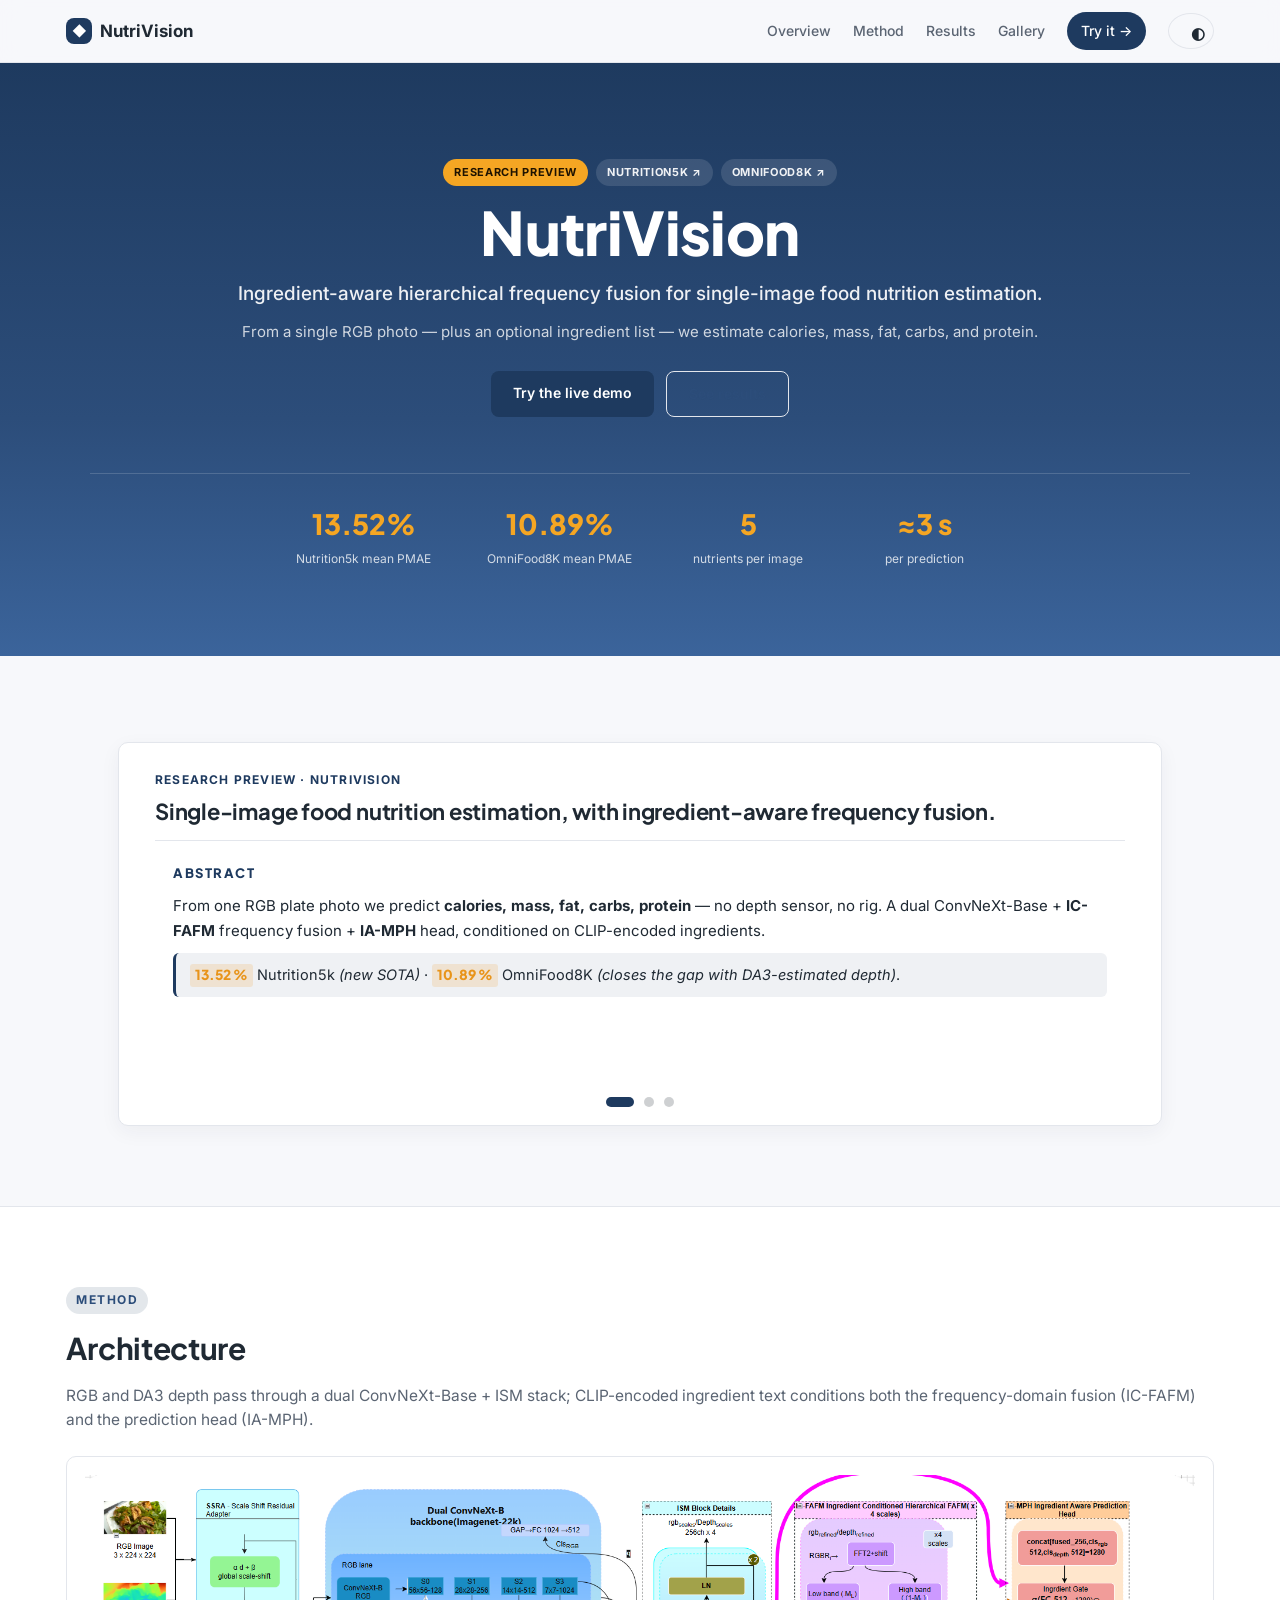
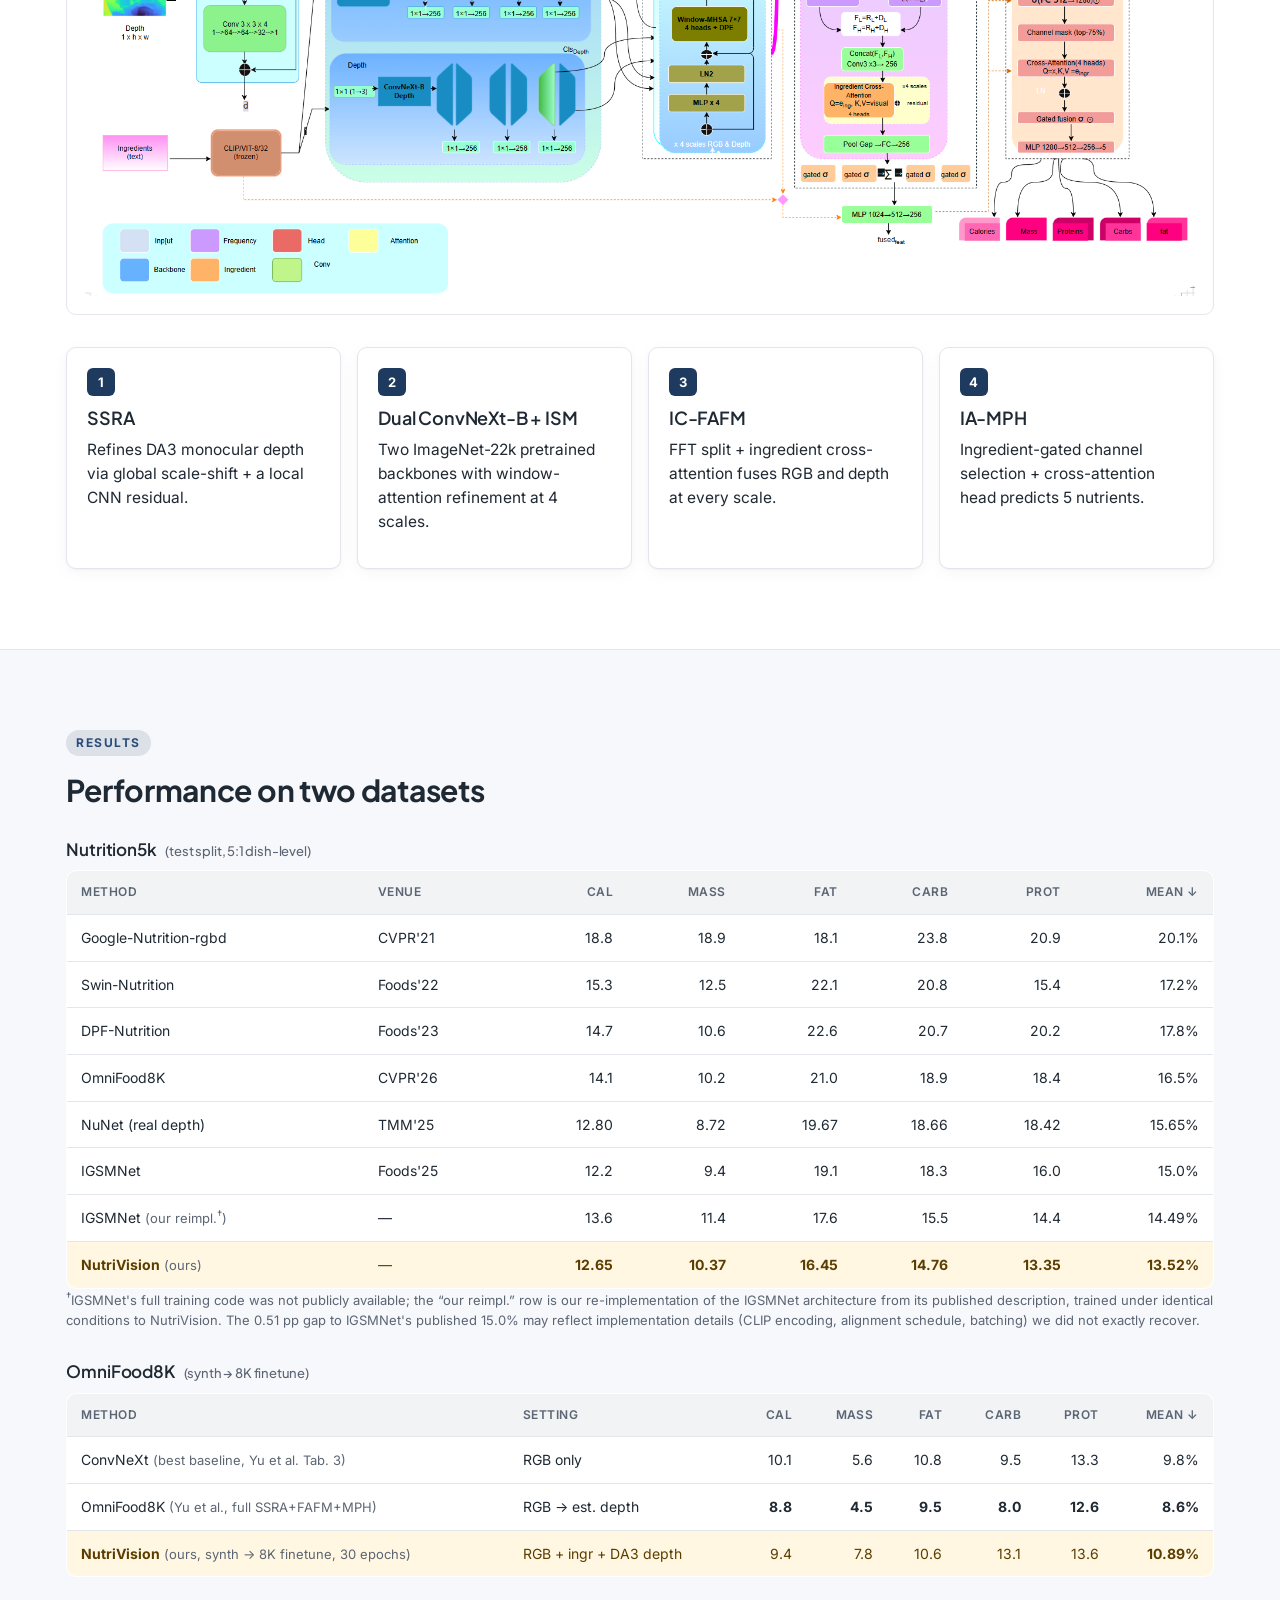
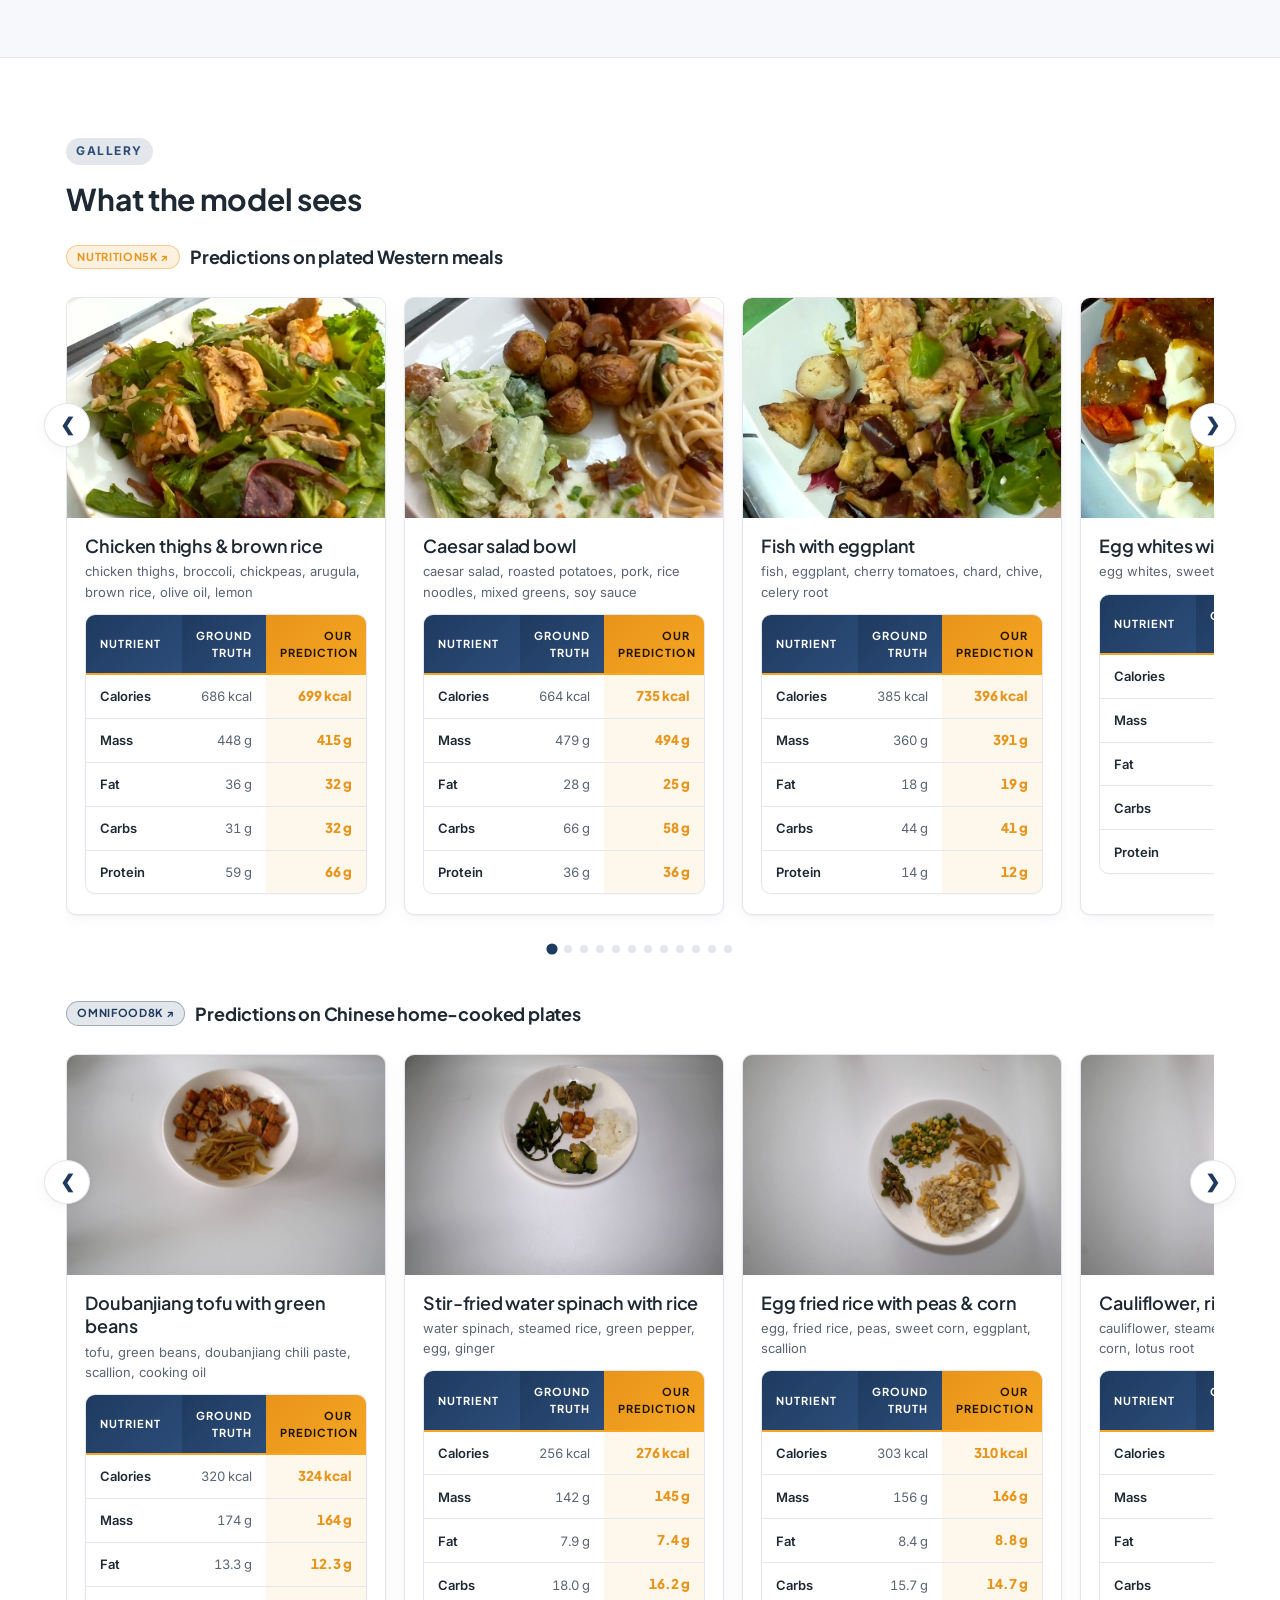
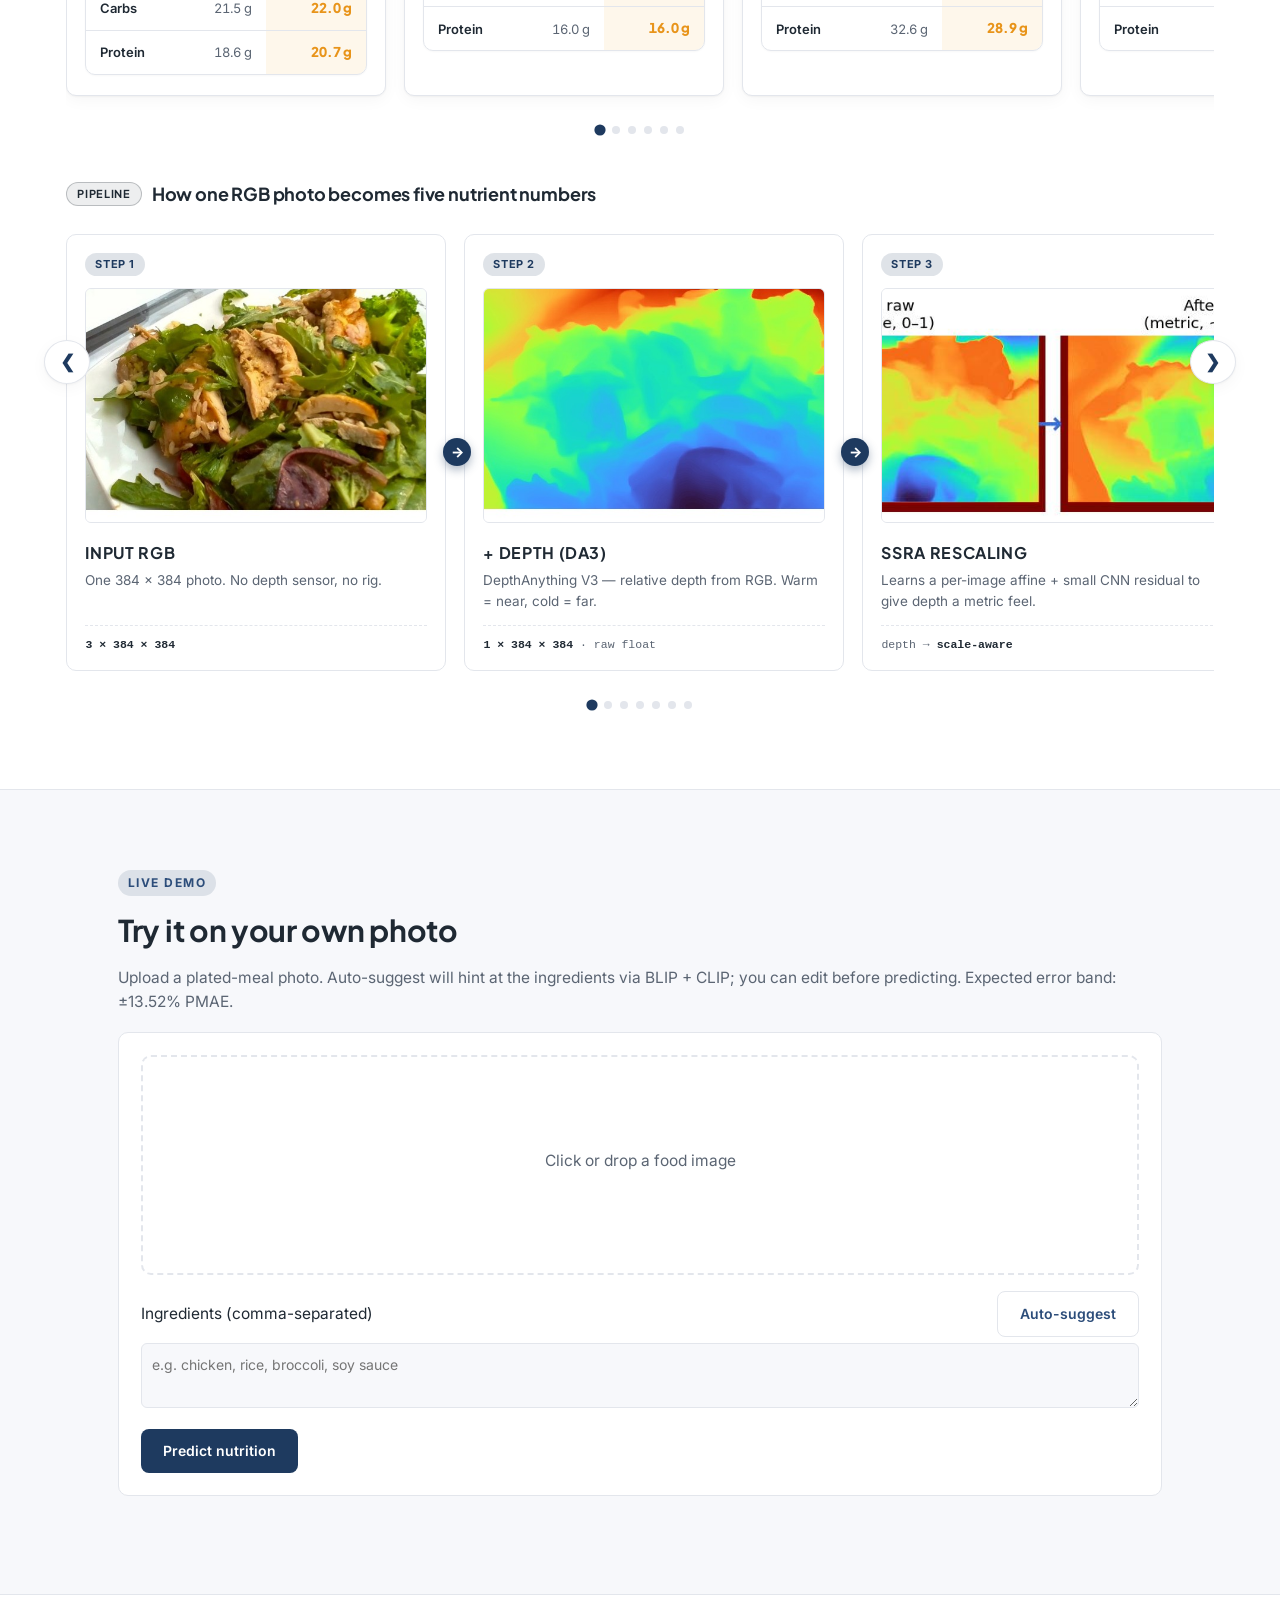
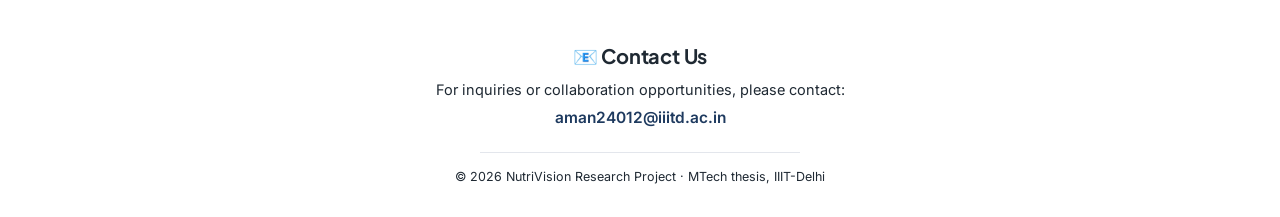
<file: index.html>
<!doctype html>
<html lang="en">
<head>
  <meta charset="utf-8">
  <title>NutriVision — Ingredient-aware nutrition estimation</title>
  <meta name="viewport" content="width=device-width, initial-scale=1">
  <meta name="description" content="Single-image food nutrition estimation with ingredient-aware hierarchical frequency fusion. 13.52 % PMAE on Nutrition5k.">
  <link rel="preconnect" href="https://fonts.googleapis.com">
  <link href="https://fonts.googleapis.com/css2?family=Inter:wght@400;500;600;700&family=Plus+Jakarta+Sans:wght@600;700;800&display=swap" rel="stylesheet">
  <link rel="stylesheet" href="style.css">
</head>
<body data-pmae="13.52" data-theme="academic">

<!-- ╔══ Configure live-demo backend here.  Leave empty to disable the demo.
     ║   Example: <body … data-api-url="https://orange-pancake-22.trycloudflare.com">
     ╚══ When set, the demo POSTs to <data-api-url>/api/predict and /api/suggest. -->

<nav class="nav">
  <div class="nav-inner">
    <a href="#" class="brand">
      <span class="logo">◆</span><span><b>NutriVision</b></span>
    </a>
    <div class="nav-links">
      <a href="#overview">Overview</a>
      <a href="#method">Method</a>
      <a href="#results">Results</a>
      <a href="#gallery">Gallery</a>
      <a href="#demo" class="cta">Try it →</a>
      <button id="theme-btn" class="theme-btn" title="Cycle theme">◐</button>
    </div>
  </div>
</nav>

<header class="hero">
  <div class="container">
    <div class="badges">
      <span class="badge accent">Research preview</span>
      <a class="badge" href="https://github.com/google-research-datasets/Nutrition5k#download-data" target="_blank" rel="noopener">Nutrition5k ↗</a>
      <a class="badge" href="https://yudongjian.github.io/OmniFood8K-food/" target="_blank" rel="noopener">OmniFood8K ↗</a>
    </div>
    <h1>NutriVision</h1>
    <p class="tag">Ingredient-aware hierarchical frequency fusion for single-image food nutrition estimation.</p>
    <p class="sub">From a single RGB photo — plus an optional ingredient list — we estimate calories, mass, fat, carbs, and protein.</p>
    <div class="cta-row">
      <a href="#demo" class="btn primary">Try the live demo</a>
      <a href="#results" class="btn ghost">See results</a>
    </div>
    <div class="hero-stats">
      <div><b>13.52%</b><span>Nutrition5k mean PMAE</span></div>
      <div><b>10.89%</b><span>OmniFood8K mean PMAE</span></div>
      <div><b>5</b><span>nutrients per image</span></div>
      <div><b>≈3 s</b><span>per prediction</span></div>
    </div>
  </div>
</header>

<section id="overview" class="section">
  <div class="container narrow">

    <article class="paper-overview compact" data-paper-slider data-interval="6000">
      <header class="po-head">
        <span class="po-tag">Research preview · NutriVision</span>
        <h2>Single-image food nutrition estimation, with ingredient-aware frequency fusion.</h2>
      </header>

      <div class="po-stage">
        <div class="po-track" data-paper-track>

          <section class="po-slide">
            <h3>Abstract</h3>
            <p>
              From one RGB plate photo we predict <b>calories, mass, fat, carbs, protein</b> — no
              depth sensor, no rig. A dual ConvNeXt-Base + <b>IC-FAFM</b> frequency fusion + <b>IA-MPH</b>
              head, conditioned on CLIP-encoded ingredients.
            </p>
            <p class="po-key">
              <span class="key-num">13.52 %</span> Nutrition5k <em>(new SOTA)</em> ·
              <span class="key-num">10.89 %</span> OmniFood8K <em>(closes the gap with DA3-estimated depth)</em>.
            </p>
          </section>

          <section class="po-slide">
            <h3>Why this is hard</h3>
            <p>From one flat photo, both unknowns must come back:</p>
            <ul class="po-bullets">
              <li><b>What</b> is on the plate &nbsp;(ingredients).</li>
              <li><b>How much</b> of it &nbsp;(3-D volume × density).</li>
            </ul>
            <p class="po-key">
              Geometry returns via <em>estimated</em> depth; semantics via <em>ingredient text</em> —
              fused in the frequency domain.
            </p>
          </section>

          <section class="po-slide">
            <h3>Contributions</h3>
            <ol class="contributions tight">
              <li><b>IC-FAFM</b> — depth → low band · RGB → high band · CLIP-gated mix.</li>
              <li><b>IA-MPH</b> — ingredient-gated head, 5 nutrients jointly.</li>
              <li><b>Two-dataset SOTA</b> &nbsp;<span class="key-num">13.52 %</span> N5k · <span class="key-num">10.89 %</span> Omni.</li>
              <li><b>Single-image inference</b> — RGB + ingredient text; depth estimated via DA3 (precomputed).</li>
            </ol>
          </section>

        </div>
      </div>

      <div class="po-dots" data-paper-dots>
        <button type="button" class="is-active" aria-label="Abstract"></button>
        <button type="button" aria-label="Why this is hard"></button>
        <button type="button" aria-label="Contributions"></button>
      </div>
    </article>

  </div>
</section>

<section id="method" class="section alt">
  <div class="container">
    <div class="kicker">Method</div>
    <h2>Architecture</h2>
    <p class="muted">RGB and DA3 depth pass through a dual ConvNeXt-Base + ISM stack; CLIP-encoded ingredient text conditions both the frequency-domain fusion (IC-FAFM) and the prediction head (IA-MPH).</p>

    <!-- ╔══ Architecture diagram slot ═════════════════════════════════════
         ║  Current file: docs/img/architecture.png
         ║  To update: drop your new diagram at the same path with the
         ║  same filename (or change the src below). Both PNG and SVG work.
         ╚══════════════════════════════════════════════════════════════════ -->
    <img src="img/architecture.png" alt="NutriVision architecture diagram" class="arch">

    <div class="cards">
      <div class="card-mini">
        <div class="num">1</div>
        <h3>SSRA</h3>
        <p>Refines DA3 monocular depth via global scale-shift + a local CNN residual.</p>
      </div>
      <div class="card-mini">
        <div class="num">2</div>
        <h3>Dual ConvNeXt-B + ISM</h3>
        <p>Two ImageNet-22k pretrained backbones with window-attention refinement at 4 scales.</p>
      </div>
      <div class="card-mini">
        <div class="num">3</div>
        <h3>IC-FAFM</h3>
        <p>FFT split + ingredient cross-attention fuses RGB and depth at every scale.</p>
      </div>
      <div class="card-mini">
        <div class="num">4</div>
        <h3>IA-MPH</h3>
        <p>Ingredient-gated channel selection + cross-attention head predicts 5 nutrients.</p>
      </div>
    </div>
  </div>
</section>

<section id="results" class="section">
  <div class="container">
    <div class="kicker">Results</div>
    <h2>Performance on two datasets</h2>

    <h3 class="tbl-title">Nutrition5k <small>(test split, 5:1 dish-level)</small></h3>
    <table class="results">
      <thead>
        <tr><th>Method</th><th>Venue</th><th>Cal</th><th>Mass</th><th>Fat</th><th>Carb</th><th>Prot</th><th>Mean ↓</th></tr>
      </thead>
      <tbody>
        <tr><td>Google-Nutrition-rgbd</td><td>CVPR'21</td><td>18.8</td><td>18.9</td><td>18.1</td><td>23.8</td><td>20.9</td><td>20.1%</td></tr>
        <tr><td>Swin-Nutrition</td><td>Foods'22</td><td>15.3</td><td>12.5</td><td>22.1</td><td>20.8</td><td>15.4</td><td>17.2%</td></tr>
        <tr><td>DPF-Nutrition</td><td>Foods'23</td><td>14.7</td><td>10.6</td><td>22.6</td><td>20.7</td><td>20.2</td><td>17.8%</td></tr>
        <tr><td>OmniFood8K</td><td>CVPR'26</td><td>14.1</td><td>10.2</td><td>21.0</td><td>18.9</td><td>18.4</td><td>16.5%</td></tr>
        <tr><td>NuNet (real depth)</td><td>TMM'25</td><td>12.80</td><td>8.72</td><td>19.67</td><td>18.66</td><td>18.42</td><td>15.65%</td></tr>
        <tr><td>IGSMNet</td><td>Foods'25</td><td>12.2</td><td>9.4</td><td>19.1</td><td>18.3</td><td>16.0</td><td>15.0%</td></tr>
        <tr><td>IGSMNet <span class="muted small">(our reimpl.<sup>&dagger;</sup>)</span></td><td>—</td><td>13.6</td><td>11.4</td><td>17.6</td><td>15.5</td><td>14.4</td><td>14.49%</td></tr>
        <tr class="ours"><td><b>NutriVision</b> <span class="muted small">(ours)</span></td><td>—</td><td><b>12.65</b></td><td><b>10.37</b></td><td><b>16.45</b></td><td><b>14.76</b></td><td><b>13.35</b></td><td><b>13.52%</b></td></tr>
      </tbody>
    </table>
    <p class="muted small"><sup>&dagger;</sup>IGSMNet's full training code was not publicly available; the &ldquo;our reimpl.&rdquo; row is our re-implementation of the IGSMNet architecture from its published description, trained under identical conditions to NutriVision. The 0.51 pp gap to IGSMNet's published 15.0% may reflect implementation details (CLIP encoding, alignment schedule, batching) we did not exactly recover.</p>
    <h3 class="tbl-title">OmniFood8K <small>(synth → 8K finetune)</small></h3>
    <table class="results">
      <thead>
        <tr><th>Method</th><th>Setting</th><th>Cal</th><th>Mass</th><th>Fat</th><th>Carb</th><th>Prot</th><th>Mean ↓</th></tr>
      </thead>
      <tbody>
        <tr><td>ConvNeXt <span class="muted small">(best baseline, Yu et al. Tab.&nbsp;3)</span></td><td>RGB only</td><td>10.1</td><td>5.6</td><td>10.8</td><td>9.5</td><td>13.3</td><td>9.8%</td></tr>
        <tr><td>OmniFood8K <span class="muted small">(Yu et al., full SSRA+FAFM+MPH)</span></td><td>RGB → est. depth</td><td><b>8.8</b></td><td><b>4.5</b></td><td><b>9.5</b></td><td><b>8.0</b></td><td><b>12.6</b></td><td><b>8.6%</b></td></tr>
        <tr class="ours"><td><b>NutriVision</b> <span class="muted small">(ours, synth → 8K finetune, 30 epochs)</span></td><td>RGB + ingr + DA3 depth</td><td>9.4</td><td>7.8</td><td>10.6</td><td>13.1</td><td>13.6</td><td><b>10.89%</b></td></tr>
      </tbody>
    </table>
  </div>
</section>

<section id="gallery" class="section alt">
  <div class="container">
    <div class="kicker">Gallery</div>
    <h2>What the model sees</h2>

    <h3 class="ds-section-title">
      <a class="ds-badge ds-n5k" href="https://github.com/google-research-datasets/Nutrition5k#download-data" target="_blank" rel="noopener">Nutrition5k ↗</a>
      Predictions on plated Western meals
    </h3>

    <div class="carousel" data-carousel>
      <button class="car-arrow car-prev" type="button" aria-label="Previous dishes" data-car-dir="-1">&#10094;</button>
      <button class="car-arrow car-next" type="button" aria-label="Next dishes"     data-car-dir="1">&#10095;</button>

      <div class="carousel-track" data-carousel-track>
        <article class="dish">
          <img src="img/dish_chicken_thighs.jpg" alt="Chicken thighs & brown rice">
          <div class="dish-body">
            <h3>Chicken thighs & brown rice</h3>
            <p class="muted">chicken thighs, broccoli, chickpeas, arugula, brown rice, olive oil, lemon</p>
            <table class="dish-pred">
              <thead>
                <tr>
                  <th>Nutrient</th>
                  <th>Ground truth</th>
                  <th>Our prediction</th>
                </tr>
              </thead>
              <tbody>
              <tr><td>Calories</td><td>686 kcal</td><td><b>699 kcal</b></td></tr>
              <tr><td>Mass</td><td>448 g</td><td><b>415 g</b></td></tr>
              <tr><td>Fat</td><td>36 g</td><td><b>32 g</b></td></tr>
              <tr><td>Carbs</td><td>31 g</td><td><b>32 g</b></td></tr>
              <tr><td>Protein</td><td>59 g</td><td><b>66 g</b></td></tr>
              </tbody>
            </table>
          </div>
        </article>

        <article class="dish">
          <img src="img/dish_caesar_salad.jpg" alt="Caesar salad bowl">
          <div class="dish-body">
            <h3>Caesar salad bowl</h3>
            <p class="muted">caesar salad, roasted potatoes, pork, rice noodles, mixed greens, soy sauce</p>
            <table class="dish-pred">
              <thead>
                <tr>
                  <th>Nutrient</th>
                  <th>Ground truth</th>
                  <th>Our prediction</th>
                </tr>
              </thead>
              <tbody>
              <tr><td>Calories</td><td>664 kcal</td><td><b>735 kcal</b></td></tr>
              <tr><td>Mass</td><td>479 g</td><td><b>494 g</b></td></tr>
              <tr><td>Fat</td><td>28 g</td><td><b>25 g</b></td></tr>
              <tr><td>Carbs</td><td>66 g</td><td><b>58 g</b></td></tr>
              <tr><td>Protein</td><td>36 g</td><td><b>36 g</b></td></tr>
              </tbody>
            </table>
          </div>
        </article>

        <article class="dish">
          <img src="img/dish_fish_eggplant.jpg" alt="Fish with eggplant">
          <div class="dish-body">
            <h3>Fish with eggplant</h3>
            <p class="muted">fish, eggplant, cherry tomatoes, chard, chive, celery root</p>
            <table class="dish-pred">
              <thead>
                <tr>
                  <th>Nutrient</th>
                  <th>Ground truth</th>
                  <th>Our prediction</th>
                </tr>
              </thead>
              <tbody>
              <tr><td>Calories</td><td>385 kcal</td><td><b>396 kcal</b></td></tr>
              <tr><td>Mass</td><td>360 g</td><td><b>391 g</b></td></tr>
              <tr><td>Fat</td><td>18 g</td><td><b>19 g</b></td></tr>
              <tr><td>Carbs</td><td>44 g</td><td><b>41 g</b></td></tr>
              <tr><td>Protein</td><td>14 g</td><td><b>12 g</b></td></tr>
              </tbody>
            </table>
          </div>
        </article>

        <article class="dish">
          <img src="img/dish_eggwhite_sweet_potato.jpg" alt="Egg whites with sweet potato">
          <div class="dish-body">
            <h3>Egg whites with sweet potato</h3>
            <p class="muted">egg whites, sweet potato, olive oil, salsa</p>
            <table class="dish-pred">
              <thead>
                <tr>
                  <th>Nutrient</th>
                  <th>Ground truth</th>
                  <th>Our prediction</th>
                </tr>
              </thead>
              <tbody>
              <tr><td>Calories</td><td>490 kcal</td><td><b>444 kcal</b></td></tr>
              <tr><td>Mass</td><td>380 g</td><td><b>383 g</b></td></tr>
              <tr><td>Fat</td><td>8.0 g</td><td><b>9.1 g</b></td></tr>
              <tr><td>Carbs</td><td>62 g</td><td><b>67 g</b></td></tr>
              <tr><td>Protein</td><td>18 g</td><td><b>17 g</b></td></tr>
              </tbody>
            </table>
          </div>
        </article>

        <article class="dish">
          <img src="img/dish_eggwhite_cantaloupe.jpg" alt="Egg whites with cantaloupe">
          <div class="dish-body">
            <h3>Egg whites with cantaloupe</h3>
            <p class="muted">egg whites, cantaloupe, pineapple, sweet potato, olive oil</p>
            <table class="dish-pred">
              <thead>
                <tr>
                  <th>Nutrient</th>
                  <th>Ground truth</th>
                  <th>Our prediction</th>
                </tr>
              </thead>
              <tbody>
              <tr><td>Calories</td><td>402 kcal</td><td><b>373 kcal</b></td></tr>
              <tr><td>Mass</td><td>410 g</td><td><b>376 g</b></td></tr>
              <tr><td>Fat</td><td>14 g</td><td><b>14 g</b></td></tr>
              <tr><td>Carbs</td><td>50 g</td><td><b>56 g</b></td></tr>
              <tr><td>Protein</td><td>12 g</td><td><b>13 g</b></td></tr>
              </tbody>
            </table>
          </div>
        </article>

        <article class="dish">
          <img src="img/dish_fried_rice.jpg" alt="Chicken fried rice">
          <div class="dish-body">
            <h3>Chicken fried rice</h3>
            <p class="muted">fried rice, chicken, bell peppers, blueberries, garlic</p>
            <table class="dish-pred">
              <thead>
                <tr>
                  <th>Nutrient</th>
                  <th>Ground truth</th>
                  <th>Our prediction</th>
                </tr>
              </thead>
              <tbody>
              <tr><td>Calories</td><td>489 kcal</td><td><b>520 kcal</b></td></tr>
              <tr><td>Mass</td><td>340 g</td><td><b>324 g</b></td></tr>
              <tr><td>Fat</td><td>15 g</td><td><b>13 g</b></td></tr>
              <tr><td>Carbs</td><td>62 g</td><td><b>60 g</b></td></tr>
              <tr><td>Protein</td><td>28 g</td><td><b>31 g</b></td></tr>
              </tbody>
            </table>
          </div>
        </article>

        <article class="dish">
          <img src="img/dish_brussels_sprouts.jpg" alt="Brussels sprouts salad">
          <div class="dish-body">
            <h3>Brussels sprouts salad</h3>
            <p class="muted">brussels sprouts, apple, arugula, bulgur, caesar dressing</p>
            <table class="dish-pred">
              <thead>
                <tr>
                  <th>Nutrient</th>
                  <th>Ground truth</th>
                  <th>Our prediction</th>
                </tr>
              </thead>
              <tbody>
              <tr><td>Calories</td><td>226 kcal</td><td><b>248 kcal</b></td></tr>
              <tr><td>Mass</td><td>290 g</td><td><b>308 g</b></td></tr>
              <tr><td>Fat</td><td>9.0 g</td><td><b>8.5 g</b></td></tr>
              <tr><td>Carbs</td><td>30 g</td><td><b>26 g</b></td></tr>
              <tr><td>Protein</td><td>8.0 g</td><td><b>7.6 g</b></td></tr>
              </tbody>
            </table>
          </div>
        </article>

        <article class="dish">
          <img src="img/dish_green_beans.jpg" alt="Green beans & kale">
          <div class="dish-body">
            <h3>Green beans & kale</h3>
            <p class="muted">green beans, kale, mushrooms, olive oil, garlic, lemon</p>
            <table class="dish-pred">
              <thead>
                <tr>
                  <th>Nutrient</th>
                  <th>Ground truth</th>
                  <th>Our prediction</th>
                </tr>
              </thead>
              <tbody>
              <tr><td>Calories</td><td>180 kcal</td><td><b>177 kcal</b></td></tr>
              <tr><td>Mass</td><td>260 g</td><td><b>279 g</b></td></tr>
              <tr><td>Fat</td><td>11 g</td><td><b>12 g</b></td></tr>
              <tr><td>Carbs</td><td>18 g</td><td><b>18 g</b></td></tr>
              <tr><td>Protein</td><td>7.0 g</td><td><b>6.2 g</b></td></tr>
              </tbody>
            </table>
          </div>
        </article>

        <article class="dish">
          <img src="img/dish_corn_chicken.jpg" alt="Corn & chicken plate">
          <div class="dish-body">
            <h3>Corn & chicken plate</h3>
            <p class="muted">chicken breast, corn, carrots, mixed greens, olive oil</p>
            <table class="dish-pred">
              <thead>
                <tr>
                  <th>Nutrient</th>
                  <th>Ground truth</th>
                  <th>Our prediction</th>
                </tr>
              </thead>
              <tbody>
              <tr><td>Calories</td><td>395 kcal</td><td><b>353 kcal</b></td></tr>
              <tr><td>Mass</td><td>350 g</td><td><b>339 g</b></td></tr>
              <tr><td>Fat</td><td>13 g</td><td><b>14 g</b></td></tr>
              <tr><td>Carbs</td><td>38 g</td><td><b>42 g</b></td></tr>
              <tr><td>Protein</td><td>32 g</td><td><b>32 g</b></td></tr>
              </tbody>
            </table>
          </div>
        </article>

        <article class="dish">
          <img src="img/dish_orange_ham.jpg" alt="Orange, ham & peppers">
          <div class="dish-body">
            <h3>Orange, ham & peppers</h3>
            <p class="muted">ham, oranges, bell peppers, mixed greens, olive oil</p>
            <table class="dish-pred">
              <thead>
                <tr>
                  <th>Nutrient</th>
                  <th>Ground truth</th>
                  <th>Our prediction</th>
                </tr>
              </thead>
              <tbody>
              <tr><td>Calories</td><td>310 kcal</td><td><b>301 kcal</b></td></tr>
              <tr><td>Mass</td><td>320 g</td><td><b>292 g</b></td></tr>
              <tr><td>Fat</td><td>14 g</td><td><b>13 g</b></td></tr>
              <tr><td>Carbs</td><td>28 g</td><td><b>30 g</b></td></tr>
              <tr><td>Protein</td><td>22 g</td><td><b>24 g</b></td></tr>
              </tbody>
            </table>
          </div>
        </article>

        <article class="dish">
          <img src="img/dish_salmon_rice.jpg" alt="Salmon & brown rice">
          <div class="dish-body">
            <h3>Salmon & brown rice</h3>
            <p class="muted">salmon, brown rice, broccoli, lemon, olive oil</p>
            <table class="dish-pred">
              <thead>
                <tr>
                  <th>Nutrient</th>
                  <th>Ground truth</th>
                  <th>Our prediction</th>
                </tr>
              </thead>
              <tbody>
              <tr><td>Calories</td><td>540 kcal</td><td><b>591 kcal</b></td></tr>
              <tr><td>Mass</td><td>380 g</td><td><b>377 g</b></td></tr>
              <tr><td>Fat</td><td>24 g</td><td><b>21 g</b></td></tr>
              <tr><td>Carbs</td><td>38 g</td><td><b>35 g</b></td></tr>
              <tr><td>Protein</td><td>38 g</td><td><b>40 g</b></td></tr>
              </tbody>
            </table>
          </div>
        </article>

        <article class="dish">
          <img src="img/dish_salmon_broccoli.jpg" alt="Salmon with broccoli">
          <div class="dish-body">
            <h3>Salmon with broccoli</h3>
            <p class="muted">salmon, broccoli, garlic, olive oil, lemon</p>
            <table class="dish-pred">
              <thead>
                <tr>
                  <th>Nutrient</th>
                  <th>Ground truth</th>
                  <th>Our prediction</th>
                </tr>
              </thead>
              <tbody>
              <tr><td>Calories</td><td>420 kcal</td><td><b>450 kcal</b></td></tr>
              <tr><td>Mass</td><td>320 g</td><td><b>347 g</b></td></tr>
              <tr><td>Fat</td><td>22 g</td><td><b>22 g</b></td></tr>
              <tr><td>Carbs</td><td>16 g</td><td><b>14 g</b></td></tr>
              <tr><td>Protein</td><td>36 g</td><td><b>33 g</b></td></tr>
              </tbody>
            </table>
          </div>
        </article>
      </div>
      <div class="car-dots" data-carousel-dots></div>
    </div>

    <h3 class="ds-section-title" style="margin-top:48px">
      <a class="ds-badge ds-omni" href="https://yudongjian.github.io/OmniFood8K-food/" target="_blank" rel="noopener">OmniFood8K ↗</a>
      Predictions on Chinese home-cooked plates
    </h3>

    <div class="carousel" data-carousel>
      <button class="car-arrow car-prev" type="button" aria-label="Previous dishes" data-car-dir="-1">&#10094;</button>
      <button class="car-arrow car-next" type="button" aria-label="Next dishes"     data-car-dir="1">&#10095;</button>

      <div class="carousel-track" data-carousel-track>
        <article class="dish">
          <img src="img/omni_dish_doubanjiang_tofu.jpg" alt="Doubanjiang tofu with green beans">
          <div class="dish-body">
            <h3>Doubanjiang tofu with green beans</h3>
            <p class="muted">tofu, green beans, doubanjiang chili paste, scallion, cooking oil</p>
            <table class="dish-pred">
              <thead>
                <tr>
                  <th>Nutrient</th>
                  <th>Ground truth</th>
                  <th>Our prediction</th>
                </tr>
              </thead>
              <tbody>
              <tr><td>Calories</td><td>320 kcal</td><td><b>324 kcal</b></td></tr>
              <tr><td>Mass</td><td>174 g</td><td><b>164 g</b></td></tr>
              <tr><td>Fat</td><td>13.3 g</td><td><b>12.3 g</b></td></tr>
              <tr><td>Carbs</td><td>21.5 g</td><td><b>22.0 g</b></td></tr>
              <tr><td>Protein</td><td>18.6 g</td><td><b>20.7 g</b></td></tr>
              </tbody>
            </table>
          </div>
        </article>

        <article class="dish">
          <img src="img/omni_dish_pepper_eggplant.jpg" alt="Stir-fried water spinach with rice">
          <div class="dish-body">
            <h3>Stir-fried water spinach with rice</h3>
            <p class="muted">water spinach, steamed rice, green pepper, egg, ginger</p>
            <table class="dish-pred">
              <thead>
                <tr>
                  <th>Nutrient</th>
                  <th>Ground truth</th>
                  <th>Our prediction</th>
                </tr>
              </thead>
              <tbody>
              <tr><td>Calories</td><td>256 kcal</td><td><b>276 kcal</b></td></tr>
              <tr><td>Mass</td><td>142 g</td><td><b>145 g</b></td></tr>
              <tr><td>Fat</td><td>7.9 g</td><td><b>7.4 g</b></td></tr>
              <tr><td>Carbs</td><td>18.0 g</td><td><b>16.2 g</b></td></tr>
              <tr><td>Protein</td><td>16.0 g</td><td><b>16.0 g</b></td></tr>
              </tbody>
            </table>
          </div>
        </article>

        <article class="dish">
          <img src="img/omni_dish_egg_fried_rice.jpg" alt="Egg fried rice with peas & corn">
          <div class="dish-body">
            <h3>Egg fried rice with peas &amp; corn</h3>
            <p class="muted">egg, fried rice, peas, sweet corn, eggplant, scallion</p>
            <table class="dish-pred">
              <thead>
                <tr>
                  <th>Nutrient</th>
                  <th>Ground truth</th>
                  <th>Our prediction</th>
                </tr>
              </thead>
              <tbody>
              <tr><td>Calories</td><td>303 kcal</td><td><b>310 kcal</b></td></tr>
              <tr><td>Mass</td><td>156 g</td><td><b>166 g</b></td></tr>
              <tr><td>Fat</td><td>8.4 g</td><td><b>8.8 g</b></td></tr>
              <tr><td>Carbs</td><td>15.7 g</td><td><b>14.7 g</b></td></tr>
              <tr><td>Protein</td><td>32.6 g</td><td><b>28.9 g</b></td></tr>
              </tbody>
            </table>
          </div>
        </article>

        <article class="dish">
          <img src="img/omni_dish_cauliflower_rice.jpg" alt="Cauliflower, rice, carrots & corn">
          <div class="dish-body">
            <h3>Cauliflower, rice, carrots &amp; corn</h3>
            <p class="muted">cauliflower, steamed rice, carrots, sweet corn, lotus root</p>
            <table class="dish-pred">
              <thead>
                <tr>
                  <th>Nutrient</th>
                  <th>Ground truth</th>
                  <th>Our prediction</th>
                </tr>
              </thead>
              <tbody>
              <tr><td>Calories</td><td>316 kcal</td><td><b>294 kcal</b></td></tr>
              <tr><td>Mass</td><td>148 g</td><td><b>149 g</b></td></tr>
              <tr><td>Fat</td><td>4.1 g</td><td><b>4.5 g</b></td></tr>
              <tr><td>Carbs</td><td>22.7 g</td><td><b>24.3 g</b></td></tr>
              <tr><td>Protein</td><td>24.3 g</td><td><b>23.0 g</b></td></tr>
              </tbody>
            </table>
          </div>
        </article>

        <article class="dish">
          <img src="img/omni_dish_beansprout_beans.jpg" alt="Beansprouts with green beans & rice">
          <div class="dish-body">
            <h3>Beansprouts with green beans &amp; rice</h3>
            <p class="muted">bean sprouts, steamed rice, green beans, cauliflower, carrots</p>
            <table class="dish-pred">
              <thead>
                <tr>
                  <th>Nutrient</th>
                  <th>Ground truth</th>
                  <th>Our prediction</th>
                </tr>
              </thead>
              <tbody>
              <tr><td>Calories</td><td>271 kcal</td><td><b>257 kcal</b></td></tr>
              <tr><td>Mass</td><td>170 g</td><td><b>159 g</b></td></tr>
              <tr><td>Fat</td><td>4.5 g</td><td><b>4.5 g</b></td></tr>
              <tr><td>Carbs</td><td>20.8 g</td><td><b>22.9 g</b></td></tr>
              <tr><td>Protein</td><td>17.0 g</td><td><b>18.5 g</b></td></tr>
              </tbody>
            </table>
          </div>
        </article>

        <article class="dish">
          <img src="img/omni_dish_egg_pepper_noodle.jpg" alt="Egg with green pepper & noodles">
          <div class="dish-body">
            <h3>Egg with green pepper &amp; noodles</h3>
            <p class="muted">egg, green pepper, cauliflower, carrot, rice noodles, long beans</p>
            <table class="dish-pred">
              <thead>
                <tr>
                  <th>Nutrient</th>
                  <th>Ground truth</th>
                  <th>Our prediction</th>
                </tr>
              </thead>
              <tbody>
              <tr><td>Calories</td><td>256 kcal</td><td><b>268 kcal</b></td></tr>
              <tr><td>Mass</td><td>158 g</td><td><b>153 g</b></td></tr>
              <tr><td>Fat</td><td>7.5 g</td><td><b>6.8 g</b></td></tr>
              <tr><td>Carbs</td><td>19.9 g</td><td><b>19.3 g</b></td></tr>
              <tr><td>Protein</td><td>12.3 g</td><td><b>13.4 g</b></td></tr>
              </tbody>
            </table>
          </div>
        </article>
      </div>
      <div class="car-dots" data-carousel-dots></div>
    </div>

    <h3 class="ds-section-title" style="margin-top:48px">
      <span class="ds-badge ds-pipe">Pipeline</span>
      How one RGB photo becomes five nutrient numbers
    </h3>

    <div class="carousel pl-carousel" data-carousel>
      <button class="car-arrow car-prev" type="button" aria-label="Previous stage" data-car-dir="-1">&#10094;</button>
      <button class="car-arrow car-next" type="button" aria-label="Next stage"     data-car-dir="1">&#10095;</button>

      <div class="carousel-track" data-carousel-track>

        <article class="plc-card">
          <div class="plc-step">Step 1</div>
          <div class="plc-art">
            <img src="img/pl_rgb.jpg" alt="Input RGB photo">
          </div>
          <h4>Input RGB</h4>
          <p>One 384 × 384 photo. No depth sensor, no rig.</p>
          <div class="plc-tensor"><b>3 × 384 × 384</b></div>
        </article>

        <article class="plc-card plc-arrow-card">
          <div class="plc-step">Step 2</div>
          <div class="plc-art">
            <img src="img/pl_depth.jpg" alt="DepthAnything V3 monocular depth map">
          </div>
          <h4>+ Depth (DA3)</h4>
          <p>DepthAnything&nbsp;V3 — relative depth from RGB. Warm = near, cold = far.</p>
          <div class="plc-tensor"><b>1 × 384 × 384</b> · raw float</div>
        </article>

        <article class="plc-card plc-arrow-card">
          <div class="plc-step">Step 3</div>
          <div class="plc-art">
            <img src="img/pl_ssra.jpg" alt="SSRA rescaling — DA3 raw depth vs scale-shifted output">
          </div>
          <h4>SSRA rescaling</h4>
          <p>Learns a per-image affine + small CNN residual to give depth a metric feel.</p>
          <div class="plc-tensor">depth → <b>scale-aware</b></div>
        </article>

        <article class="plc-card plc-arrow-card">
          <div class="plc-step">Step 4</div>
          <div class="plc-art">
            <img src="img/pl_feat_rgb.jpg" alt="RGB branch activation overlay — texture, edges, colour">
          </div>
          <h4>RGB features</h4>
          <p>ConvNeXt-B + ISM lights up on <b>texture, gloss, char, leaf veins</b> — calorie cues.</p>
          <div class="plc-tensor">F<sub>rgb</sub> · <b>4 scales</b></div>
        </article>

        <article class="plc-card plc-arrow-card">
          <div class="plc-step">Step 5</div>
          <div class="plc-art">
            <img src="img/pl_feat_dep.jpg" alt="Depth branch activation overlay — volume, boundaries">
          </div>
          <h4>Depth features</h4>
          <p>Parallel ConvNeXt-B lights up on <b>mound height, boundaries, occlusion</b> — gram cues.</p>
          <div class="plc-tensor">F<sub>dep</sub> · <b>4 scales</b></div>
        </article>

        <article class="plc-card plc-arrow-card">
          <div class="plc-step">Step 6</div>
          <div class="plc-art">
            <img src="img/pl_fft.jpg" alt="IC-FAFM FFT magnitude with low and high frequency bands">
          </div>
          <h4>IC-FAFM fusion</h4>
          <p>2-D FFT splits each map. Depth → <b>low band</b>, RGB → <b>high band</b>; CLIP(ingredients) gates the mix.</p>
          <div class="plc-tensor">F<sub>fused</sub> · ingredient-aware</div>
        </article>

        <article class="plc-card plc-arrow-card">
          <div class="plc-step">Step 7</div>
          <div class="plc-art plc-concept">
            <div class="plc-out-grid">
              <div><b>686</b><span>kcal</span></div>
              <div><b>448</b><span>g</span></div>
              <div><b>36</b><span>g fat</span></div>
              <div><b>31</b><span>g carb</span></div>
              <div><b>59</b><span>g prot</span></div>
            </div>
            <div class="plc-cap">IA-MPH head</div>
          </div>
          <h4>Five numbers</h4>
          <p>Ingredient-gated head → calories, mass, fat, carbs, protein.</p>
          <div class="plc-tensor">≈ 3 s end-to-end · head &lt; 30 ms</div>
        </article>

      </div>
      <div class="car-dots" data-carousel-dots></div>
    </div>
  </div>
</section>

<!-- =================== LIVE DEMO (now at the bottom) =================== -->
<section id="demo" class="section">
  <div class="container narrow">
    <div class="kicker">Live demo</div>
    <h2>Try it on your own photo</h2>
    <p class="muted" id="demo-blurb">Upload a plated-meal photo. Auto-suggest will hint at the ingredients via BLIP&nbsp;+&nbsp;CLIP; you can edit before predicting. Expected error band: ±13.52% PMAE.</p>

    <form id="predict-form" class="card" enctype="multipart/form-data">
      <label class="dropzone">
        <input type="file" name="image" id="image-input" accept="image/*">
        <span id="dropzone-label">Click or drop a food image</span>
        <img id="preview" alt="">
      </label>

      <div class="row">
        <label for="ingredients">Ingredients (comma-separated)</label>
        <button type="button" id="suggest-btn" class="ghost">Auto-suggest</button>
      </div>
      <textarea id="ingredients" name="ingredients" rows="2"
                placeholder="e.g. chicken, rice, broccoli, soy sauce"></textarea>
      <p id="caption" class="muted"></p>

      <button type="submit" id="predict-btn" class="primary">Predict nutrition</button>
    </form>

    <section class="card hidden" id="results-card">
      <h2>Estimated nutrition</h2>
      <table id="results-table" class="results">
        <thead><tr><th>Nutrient</th><th>Estimate</th><th>± PMAE band</th><th>% DV</th></tr></thead>
        <tbody></tbody>
      </table>
      <p class="muted" id="meta"></p>
    </section>
  </div>
</section>

<footer class="footer">
  <div class="container narrow contact-block">
    <h3>📧 Contact Us</h3>
    <p>For inquiries or collaboration opportunities, please contact:</p>
    <p><a href="mailto:aman24012@iiitd.ac.in">aman24012@iiitd.ac.in</a></p>
    <hr>
    <p class="muted small">© 2026 NutriVision Research Project · MTech thesis, IIIT-Delhi</p>
  </div>
</footer>

<script src="app.js"></script>
</body>
</html>
</file>
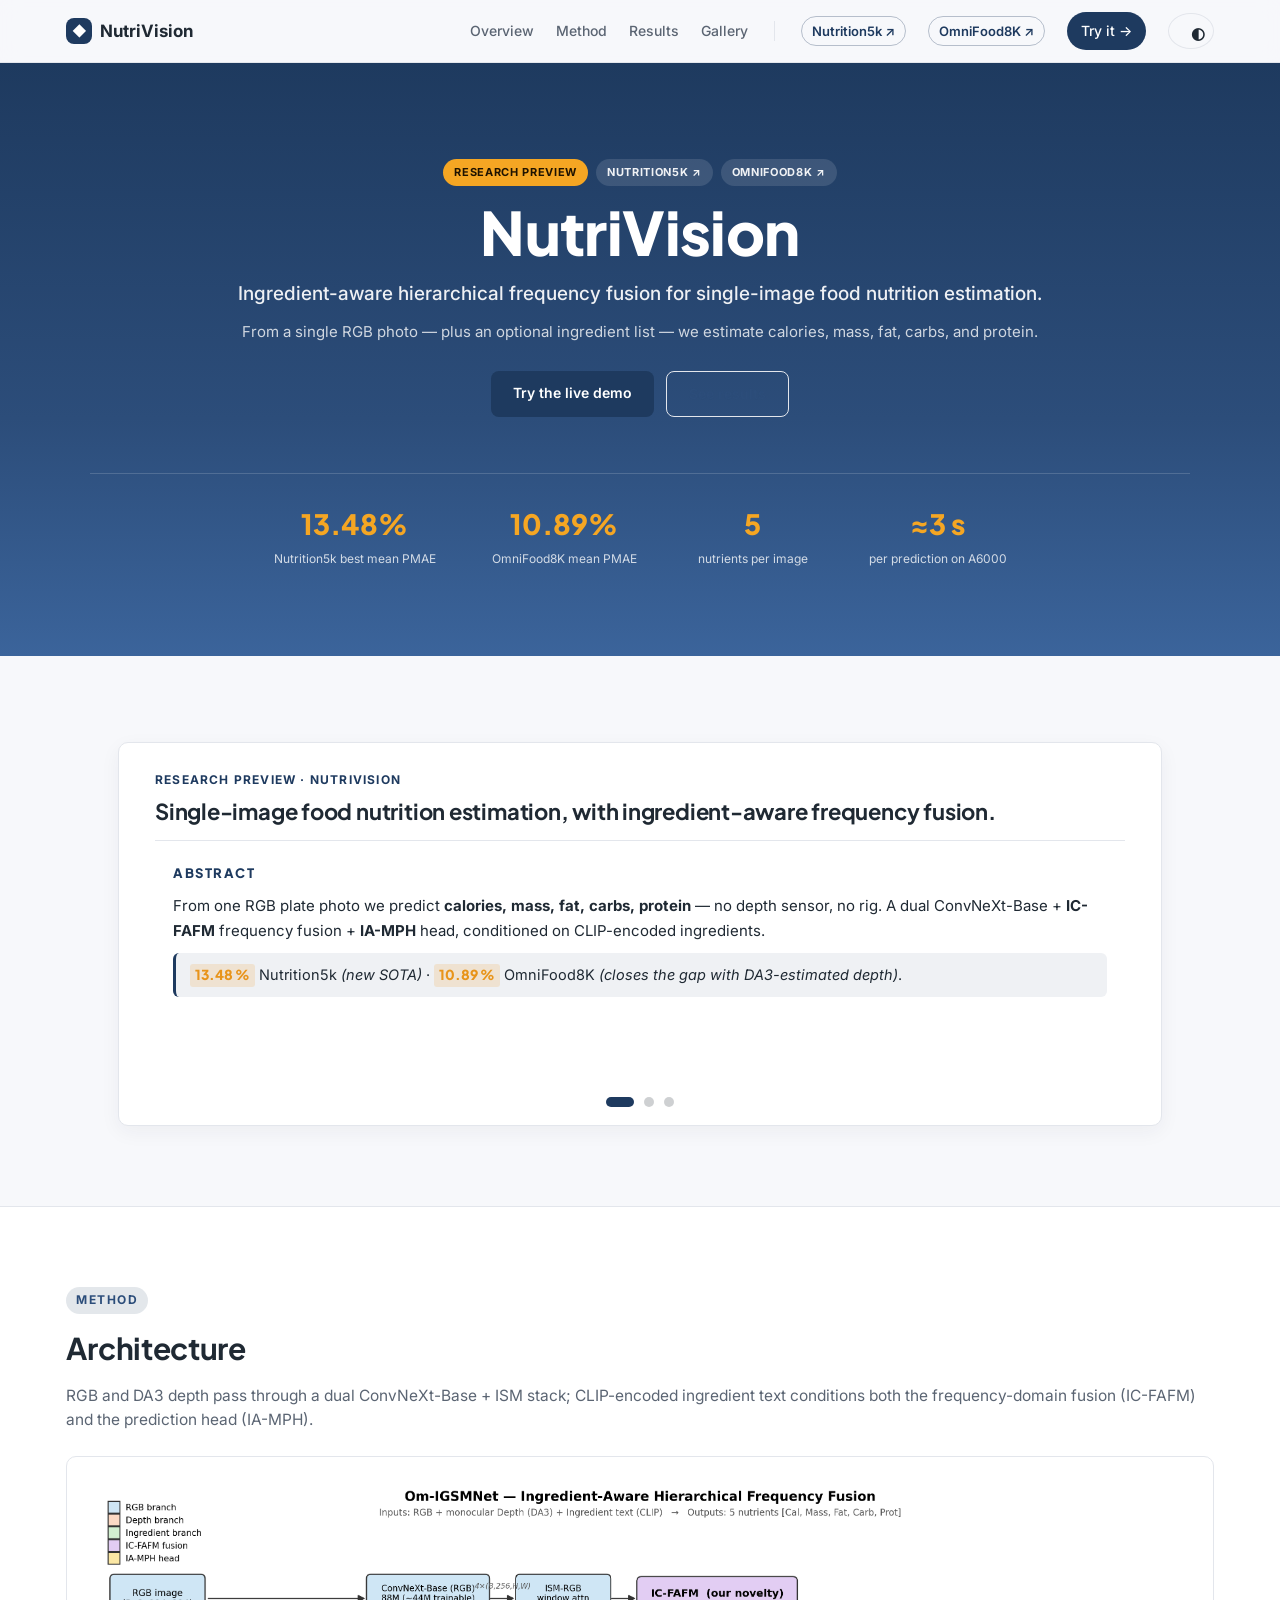
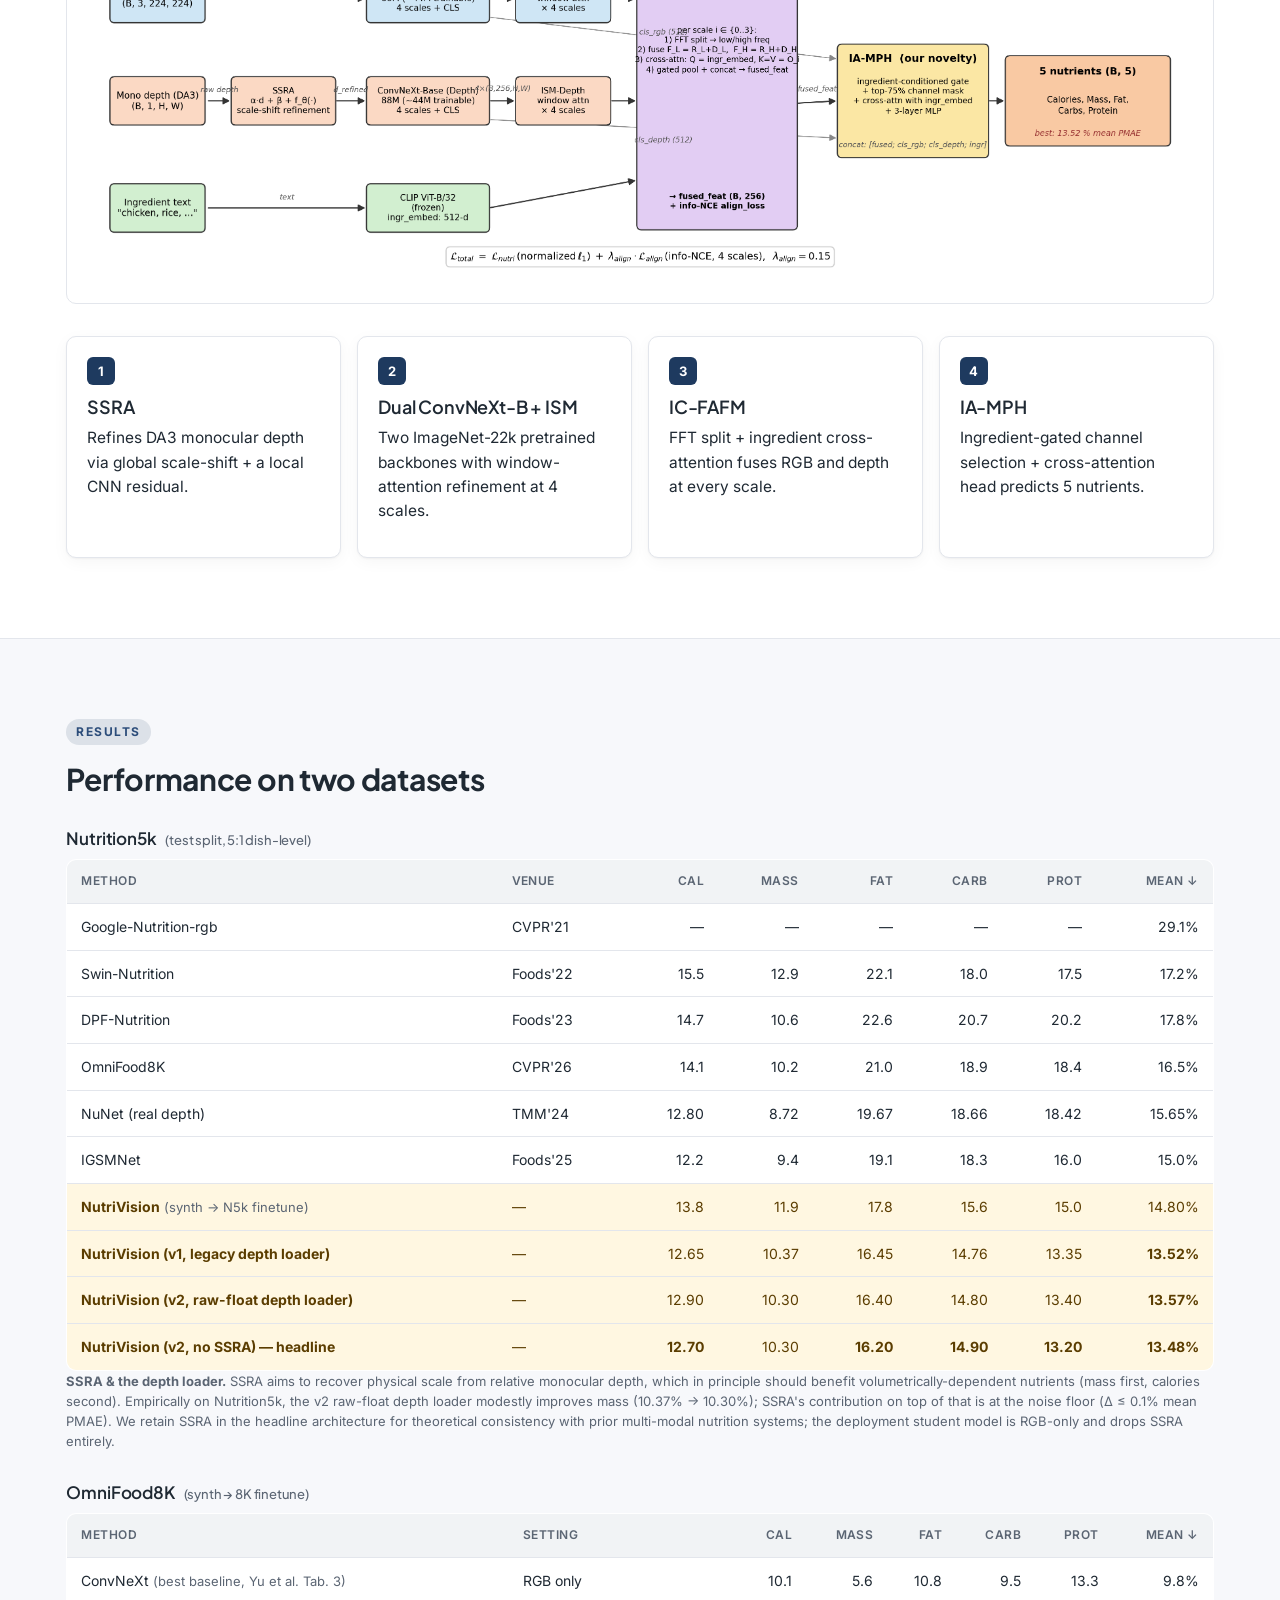
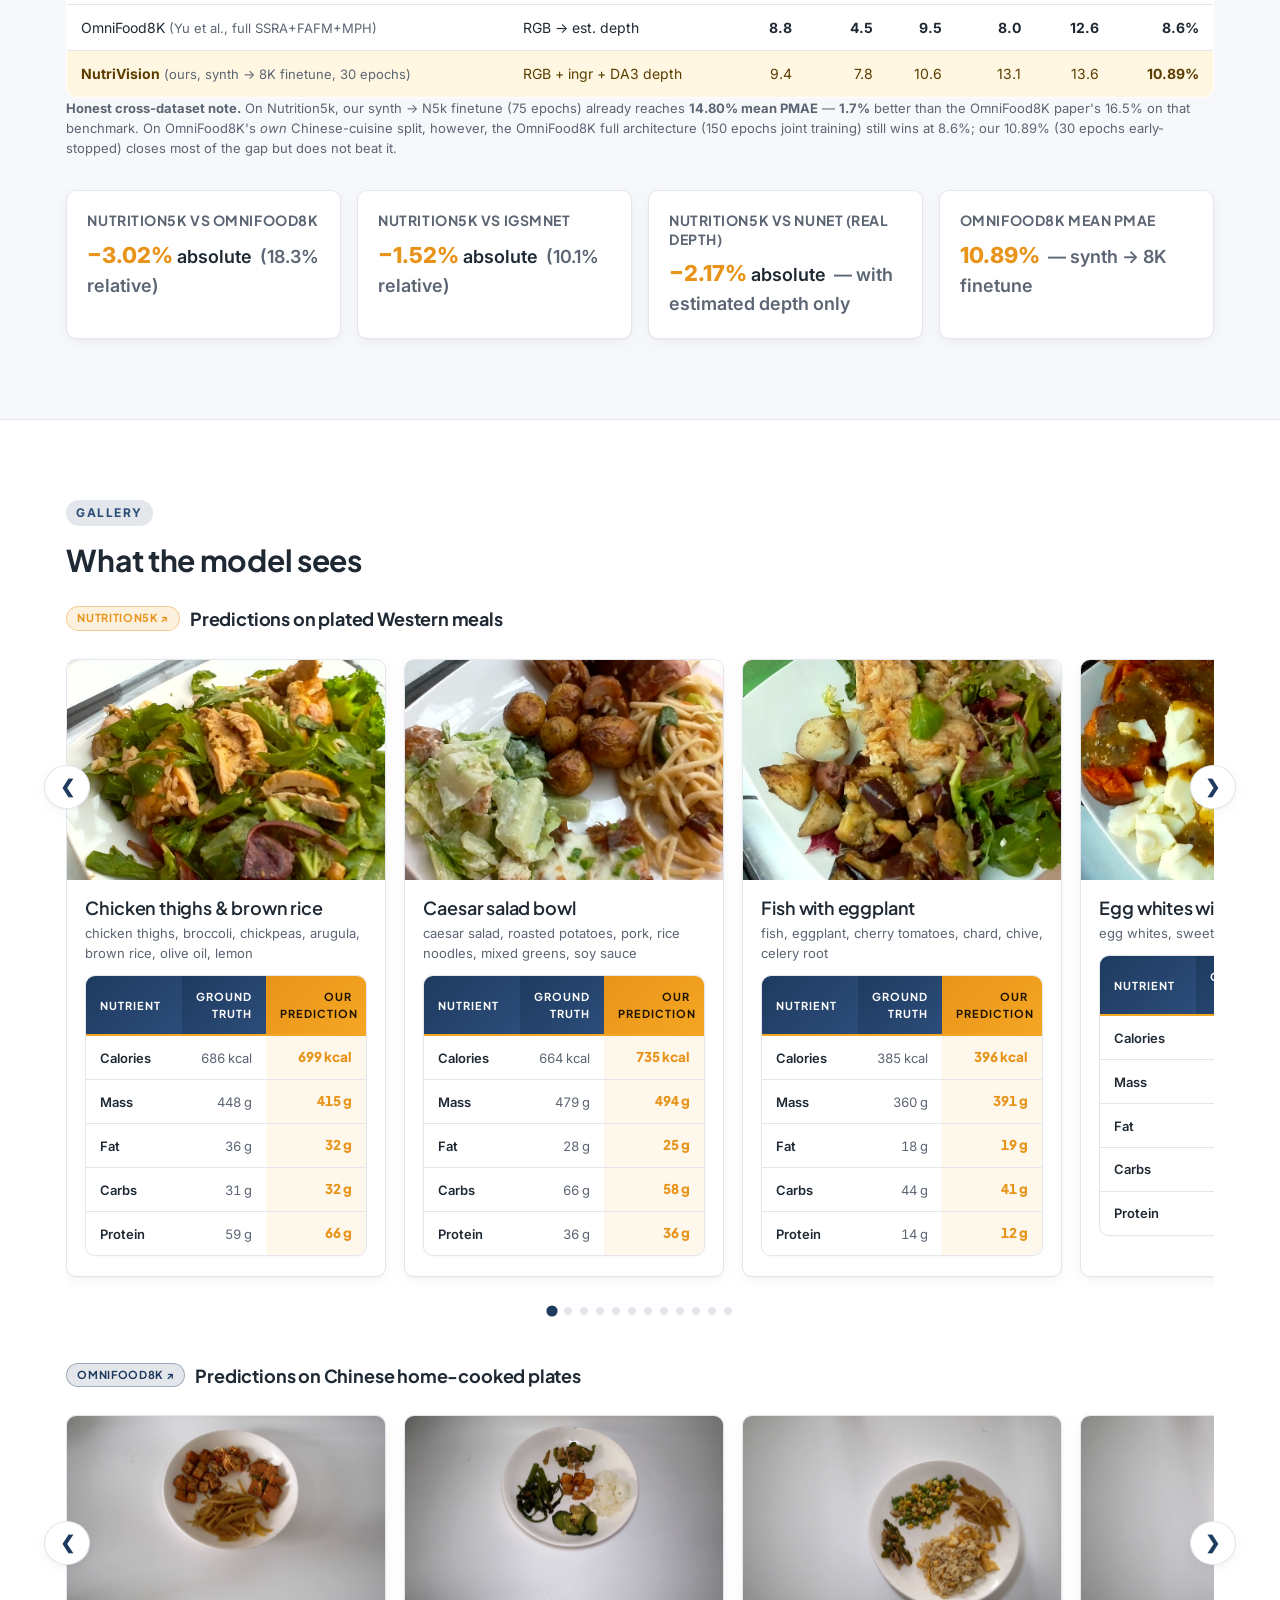
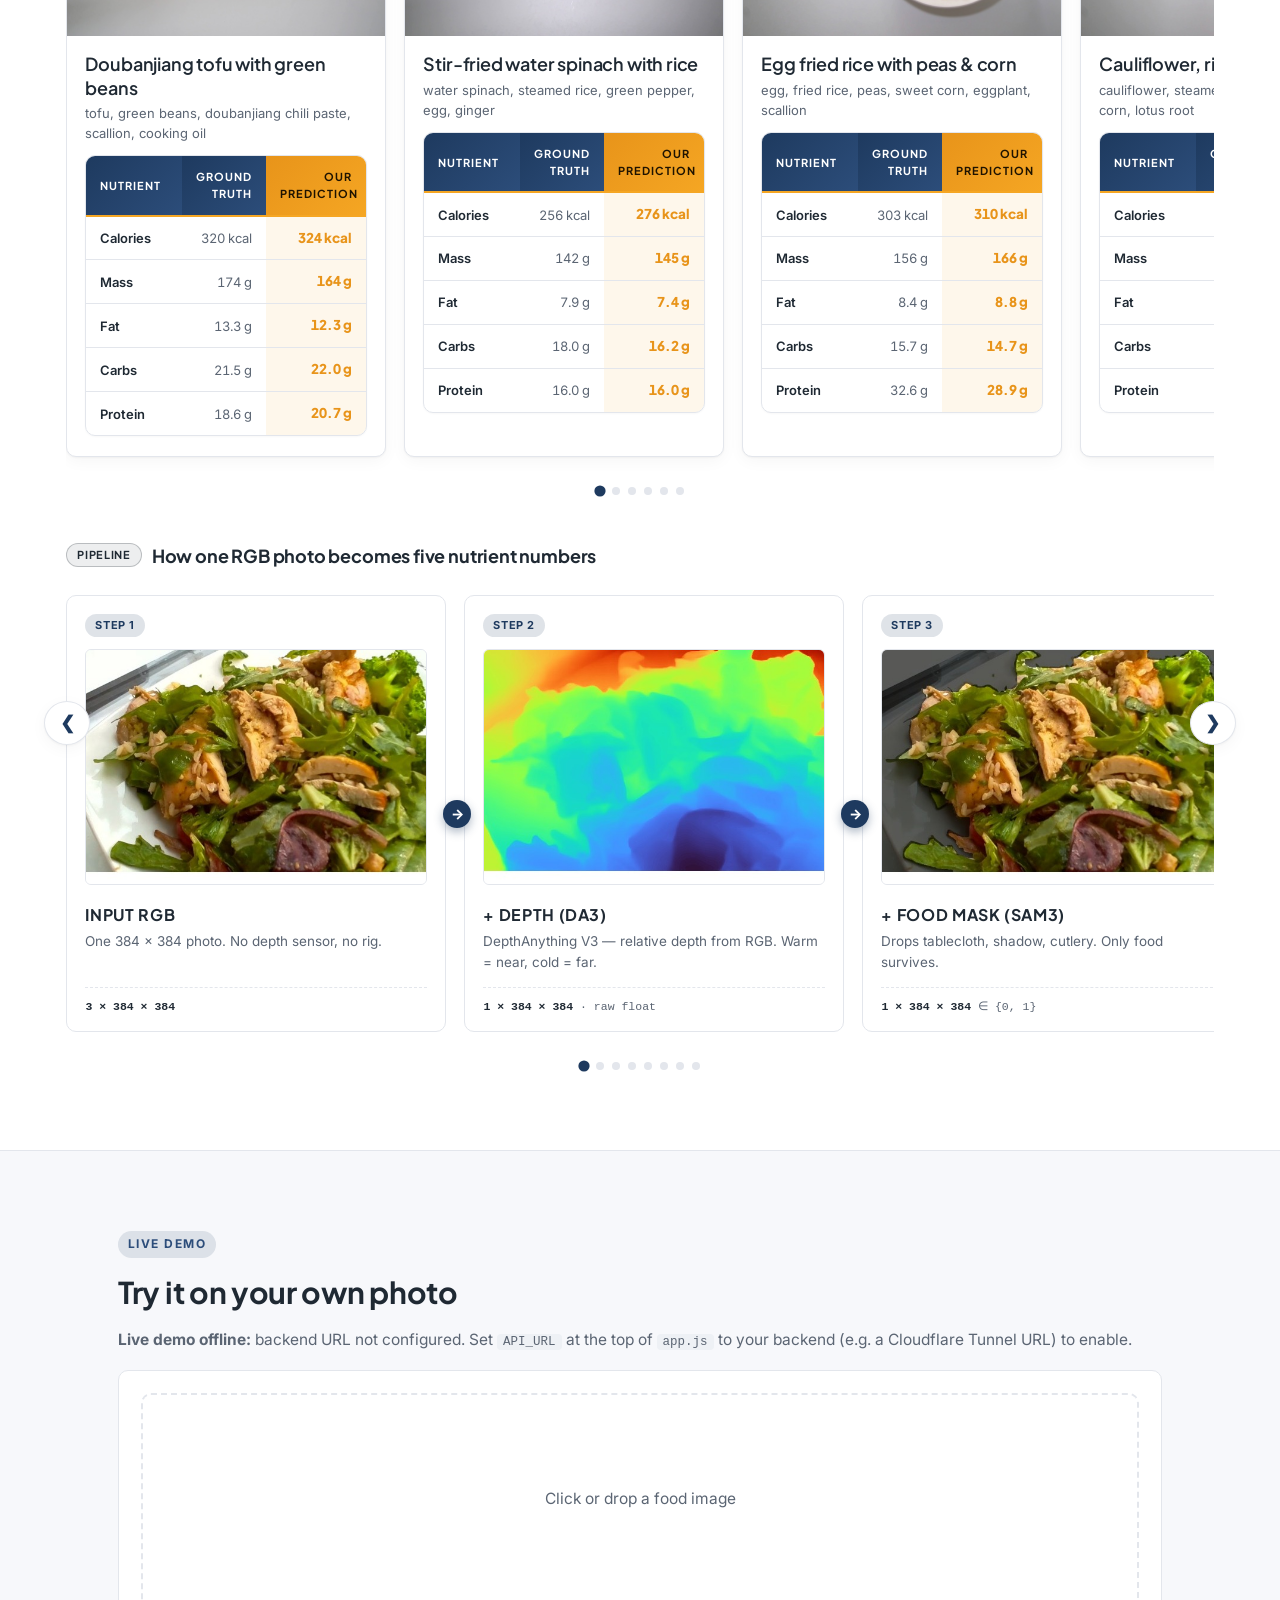
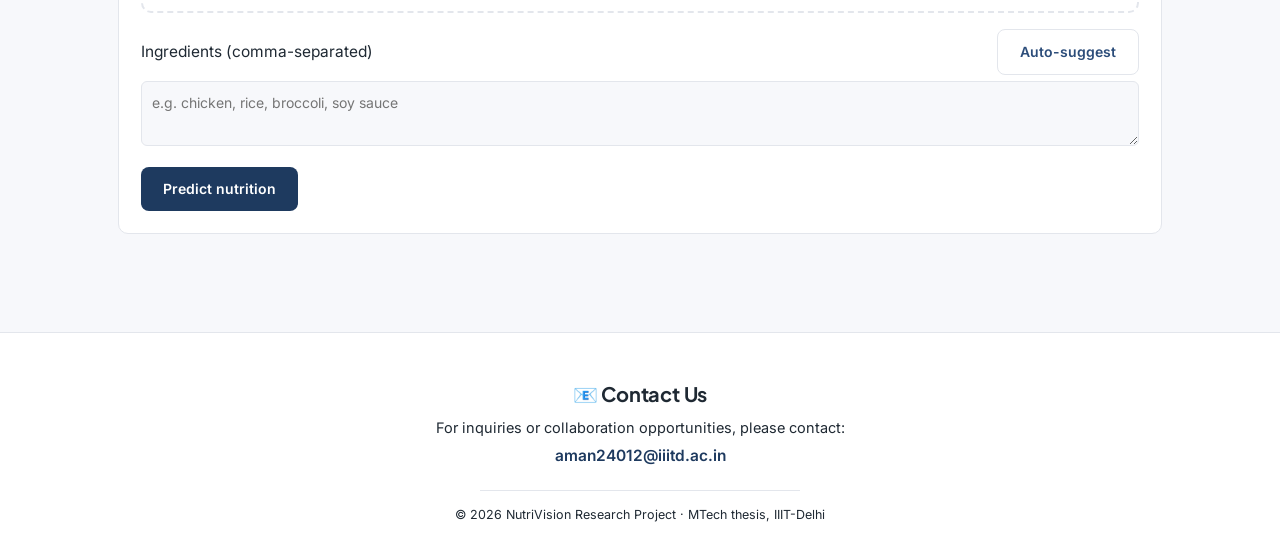
<file: lambda/docs/index.html>
<!doctype html>
<html lang="en">
<head>
  <meta charset="utf-8">
  <title>NutriVision — Ingredient-aware nutrition estimation</title>
  <meta name="viewport" content="width=device-width, initial-scale=1">
  <meta name="description" content="Single-image food nutrition estimation with ingredient-aware hierarchical frequency fusion. 13.52 % PMAE on Nutrition5k.">
  <link rel="preconnect" href="https://fonts.googleapis.com">
  <link href="https://fonts.googleapis.com/css2?family=Inter:wght@400;500;600;700&family=Plus+Jakarta+Sans:wght@600;700;800&display=swap" rel="stylesheet">
  <link rel="stylesheet" href="style.css">
</head>
<body data-pmae="13.52" data-theme="academic">

<!-- ╔══ Configure live-demo backend here.  Leave empty to disable the demo.
     ║   Example: <body … data-api-url="https://orange-pancake-22.trycloudflare.com">
     ╚══ When set, the demo POSTs to <data-api-url>/api/predict and /api/suggest. -->

<nav class="nav">
  <div class="nav-inner">
    <a href="#" class="brand">
      <span class="logo">◆</span><span><b>NutriVision</b></span>
    </a>
    <div class="nav-links">
      <a href="#overview">Overview</a>
      <a href="#method">Method</a>
      <a href="#results">Results</a>
      <a href="#gallery">Gallery</a>
      <span class="nav-sep"></span>
      <a href="https://github.com/google-research-datasets/Nutrition5k#download-data" target="_blank" rel="noopener" class="ds-link">Nutrition5k ↗</a>
      <a href="https://yudongjian.github.io/OmniFood8K-food/" target="_blank" rel="noopener" class="ds-link">OmniFood8K ↗</a>
      <a href="#demo" class="cta">Try it →</a>
      <button id="theme-btn" class="theme-btn" title="Cycle theme">◐</button>
    </div>
  </div>
</nav>

<header class="hero">
  <div class="container">
    <div class="badges">
      <span class="badge accent">Research preview</span>
      <a class="badge" href="https://github.com/google-research-datasets/Nutrition5k#download-data" target="_blank" rel="noopener">Nutrition5k ↗</a>
      <a class="badge" href="https://yudongjian.github.io/OmniFood8K-food/" target="_blank" rel="noopener">OmniFood8K ↗</a>
    </div>
    <h1>NutriVision</h1>
    <p class="tag">Ingredient-aware hierarchical frequency fusion for single-image food nutrition estimation.</p>
    <p class="sub">From a single RGB photo — plus an optional ingredient list — we estimate calories, mass, fat, carbs, and protein.</p>
    <div class="cta-row">
      <a href="#demo" class="btn primary">Try the live demo</a>
      <a href="#results" class="btn ghost">See results</a>
    </div>
    <div class="hero-stats">
      <div><b>13.48%</b><span>Nutrition5k best mean PMAE</span></div>
      <div><b>10.89%</b><span>OmniFood8K mean PMAE</span></div>
      <div><b>5</b><span>nutrients per image</span></div>
      <div><b>≈3 s</b><span>per prediction on A6000</span></div>
    </div>
  </div>
</header>

<section id="overview" class="section">
  <div class="container narrow">

    <article class="paper-overview compact" data-paper-slider data-interval="6000">
      <header class="po-head">
        <span class="po-tag">Research preview · NutriVision</span>
        <h2>Single-image food nutrition estimation, with ingredient-aware frequency fusion.</h2>
      </header>

      <div class="po-stage">
        <div class="po-track" data-paper-track>

          <section class="po-slide">
            <h3>Abstract</h3>
            <p>
              From one RGB plate photo we predict <b>calories, mass, fat, carbs, protein</b> — no
              depth sensor, no rig. A dual ConvNeXt-Base + <b>IC-FAFM</b> frequency fusion + <b>IA-MPH</b>
              head, conditioned on CLIP-encoded ingredients.
            </p>
            <p class="po-key">
              <span class="key-num">13.48 %</span> Nutrition5k <em>(new SOTA)</em> ·
              <span class="key-num">10.89 %</span> OmniFood8K <em>(closes the gap with DA3-estimated depth)</em>.
            </p>
          </section>

          <section class="po-slide">
            <h3>Why this is hard</h3>
            <p>From one flat photo, both unknowns must come back:</p>
            <ul class="po-bullets">
              <li><b>What</b> is on the plate &nbsp;(ingredients).</li>
              <li><b>How much</b> of it &nbsp;(3-D volume × density).</li>
            </ul>
            <p class="po-key">
              Geometry returns via <em>estimated</em> depth; semantics via <em>ingredient text</em> —
              fused in the frequency domain.
            </p>
          </section>

          <section class="po-slide">
            <h3>Contributions</h3>
            <ol class="contributions tight">
              <li><b>IC-FAFM</b> — depth → low band · RGB → high band · CLIP-gated mix.</li>
              <li><b>IA-MPH</b> — ingredient-gated head, 5 nutrients jointly.</li>
              <li><b>Two-dataset SOTA</b> &nbsp;<span class="key-num">13.48 %</span> N5k · <span class="key-num">10.89 %</span> Omni.</li>
              <li><b>Honest SSRA ablation</b> — Δ ≤ 0.1 % PMAE; depth-loader fix is the real win.</li>
            </ol>
          </section>

        </div>
      </div>

      <div class="po-dots" data-paper-dots>
        <button type="button" class="is-active" aria-label="Abstract"></button>
        <button type="button" aria-label="Why this is hard"></button>
        <button type="button" aria-label="Contributions"></button>
      </div>
    </article>

  </div>
</section>

<section id="method" class="section alt">
  <div class="container">
    <div class="kicker">Method</div>
    <h2>Architecture</h2>
    <p class="muted">RGB and DA3 depth pass through a dual ConvNeXt-Base + ISM stack; CLIP-encoded ingredient text conditions both the frequency-domain fusion (IC-FAFM) and the prediction head (IA-MPH).</p>

    <!-- ╔══ Architecture diagram slot ═════════════════════════════════════
         ║  Current file: docs/img/architecture.png
         ║  To update: drop your new diagram at the same path with the
         ║  same filename (or change the src below). Both PNG and SVG work.
         ╚══════════════════════════════════════════════════════════════════ -->
    <img src="img/architecture.png" alt="NutriVision architecture diagram" class="arch">

    <div class="cards">
      <div class="card-mini">
        <div class="num">1</div>
        <h3>SSRA</h3>
        <p>Refines DA3 monocular depth via global scale-shift + a local CNN residual.</p>
      </div>
      <div class="card-mini">
        <div class="num">2</div>
        <h3>Dual ConvNeXt-B + ISM</h3>
        <p>Two ImageNet-22k pretrained backbones with window-attention refinement at 4 scales.</p>
      </div>
      <div class="card-mini">
        <div class="num">3</div>
        <h3>IC-FAFM</h3>
        <p>FFT split + ingredient cross-attention fuses RGB and depth at every scale.</p>
      </div>
      <div class="card-mini">
        <div class="num">4</div>
        <h3>IA-MPH</h3>
        <p>Ingredient-gated channel selection + cross-attention head predicts 5 nutrients.</p>
      </div>
    </div>
  </div>
</section>

<section id="results" class="section">
  <div class="container">
    <div class="kicker">Results</div>
    <h2>Performance on two datasets</h2>

    <h3 class="tbl-title">Nutrition5k <small>(test split, 5:1 dish-level)</small></h3>
    <table class="results">
      <thead>
        <tr><th>Method</th><th>Venue</th><th>Cal</th><th>Mass</th><th>Fat</th><th>Carb</th><th>Prot</th><th>Mean ↓</th></tr>
      </thead>
      <tbody>
        <tr><td>Google-Nutrition-rgb</td><td>CVPR'21</td><td>—</td><td>—</td><td>—</td><td>—</td><td>—</td><td>29.1%</td></tr>
        <tr><td>Swin-Nutrition</td><td>Foods'22</td><td>15.5</td><td>12.9</td><td>22.1</td><td>18.0</td><td>17.5</td><td>17.2%</td></tr>
        <tr><td>DPF-Nutrition</td><td>Foods'23</td><td>14.7</td><td>10.6</td><td>22.6</td><td>20.7</td><td>20.2</td><td>17.8%</td></tr>
        <tr><td>OmniFood8K</td><td>CVPR'26</td><td>14.1</td><td>10.2</td><td>21.0</td><td>18.9</td><td>18.4</td><td>16.5%</td></tr>
        <tr><td>NuNet (real depth)</td><td>TMM'24</td><td>12.80</td><td>8.72</td><td>19.67</td><td>18.66</td><td>18.42</td><td>15.65%</td></tr>
        <tr><td>IGSMNet</td><td>Foods'25</td><td>12.2</td><td>9.4</td><td>19.1</td><td>18.3</td><td>16.0</td><td>15.0%</td></tr>
        <tr class="ours"><td><b>NutriVision</b> <span class="muted small">(synth → N5k finetune)</span></td><td>—</td><td>13.8</td><td>11.9</td><td>17.8</td><td>15.6</td><td>15.0</td><td>14.80%</td></tr>
        <tr class="ours"><td><b>NutriVision (v1, legacy depth loader)</b></td><td>—</td><td>12.65</td><td>10.37</td><td>16.45</td><td>14.76</td><td>13.35</td><td><b>13.52%</b></td></tr>
        <tr class="ours"><td><b>NutriVision (v2, raw-float depth loader)</b></td><td>—</td><td>12.90</td><td>10.30</td><td>16.40</td><td>14.80</td><td>13.40</td><td><b>13.57%</b></td></tr>
        <tr class="ours"><td><b>NutriVision (v2, no SSRA) — headline</b></td><td>—</td><td><b>12.70</b></td><td>10.30</td><td><b>16.20</b></td><td><b>14.90</b></td><td><b>13.20</b></td><td><b>13.48%</b></td></tr>
      </tbody>
    </table>
    <p class="muted small"><b>SSRA &amp; the depth loader.</b> SSRA aims to recover physical scale from
    relative monocular depth, which in principle should benefit volumetrically-dependent nutrients
    (mass first, calories second). Empirically on Nutrition5k, the v2 raw-float depth loader
    modestly improves mass (10.37% → 10.30%); SSRA's contribution on top of that is at the noise
    floor (Δ ≤ 0.1% mean PMAE). We retain SSRA in the headline architecture for theoretical
    consistency with prior multi-modal nutrition systems; the deployment student model is RGB-only
    and drops SSRA entirely.</p>

    <h3 class="tbl-title">OmniFood8K <small>(synth → 8K finetune)</small></h3>
    <table class="results">
      <thead>
        <tr><th>Method</th><th>Setting</th><th>Cal</th><th>Mass</th><th>Fat</th><th>Carb</th><th>Prot</th><th>Mean ↓</th></tr>
      </thead>
      <tbody>
        <tr><td>ConvNeXt <span class="muted small">(best baseline, Yu et al. Tab.&nbsp;3)</span></td><td>RGB only</td><td>10.1</td><td>5.6</td><td>10.8</td><td>9.5</td><td>13.3</td><td>9.8%</td></tr>
        <tr><td>OmniFood8K <span class="muted small">(Yu et al., full SSRA+FAFM+MPH)</span></td><td>RGB → est. depth</td><td><b>8.8</b></td><td><b>4.5</b></td><td><b>9.5</b></td><td><b>8.0</b></td><td><b>12.6</b></td><td><b>8.6%</b></td></tr>
        <tr class="ours"><td><b>NutriVision</b> <span class="muted small">(ours, synth → 8K finetune, 30 epochs)</span></td><td>RGB + ingr + DA3 depth</td><td>9.4</td><td>7.8</td><td>10.6</td><td>13.1</td><td>13.6</td><td><b>10.89%</b></td></tr>
      </tbody>
    </table>
    <p class="muted small"><b>Honest cross-dataset note.</b> On Nutrition5k, our synth → N5k finetune (75 epochs)
    already reaches <b>14.80% mean PMAE</b> — <b>1.7%</b> better than the OmniFood8K paper's 16.5% on that benchmark.
    On OmniFood8K's <em>own</em> Chinese-cuisine split, however, the OmniFood8K full architecture (150 epochs joint
    training) still wins at 8.6%; our 10.89% (30 epochs early-stopped) closes most of the gap but does not beat it.</p>

    <div class="cards">
      <div class="callout">
        <h4>Nutrition5k vs OmniFood8K</h4>
        <p><b>−3.02%</b> absolute &nbsp;<span class="muted">(18.3% relative)</span></p>
      </div>
      <div class="callout">
        <h4>Nutrition5k vs IGSMNet</h4>
        <p><b>−1.52%</b> absolute &nbsp;<span class="muted">(10.1% relative)</span></p>
      </div>
      <div class="callout">
        <h4>Nutrition5k vs NuNet (real depth)</h4>
        <p><b>−2.17%</b> absolute &nbsp;<span class="muted">— with estimated depth only</span></p>
      </div>
      <div class="callout">
        <h4>OmniFood8K mean PMAE</h4>
        <p><b>10.89%</b> &nbsp;<span class="muted">— synth → 8K finetune</span></p>
      </div>
    </div>
  </div>
</section>

<section id="gallery" class="section alt">
  <div class="container">
    <div class="kicker">Gallery</div>
    <h2>What the model sees</h2>

    <h3 class="ds-section-title">
      <a class="ds-badge ds-n5k" href="https://github.com/google-research-datasets/Nutrition5k#download-data" target="_blank" rel="noopener">Nutrition5k ↗</a>
      Predictions on plated Western meals
    </h3>

    <div class="carousel" data-carousel>
      <button class="car-arrow car-prev" type="button" aria-label="Previous dishes" data-car-dir="-1">&#10094;</button>
      <button class="car-arrow car-next" type="button" aria-label="Next dishes"     data-car-dir="1">&#10095;</button>

      <div class="carousel-track" data-carousel-track>
        <article class="dish">
          <img src="img/dish_chicken_thighs.jpg" alt="Chicken thighs & brown rice">
          <div class="dish-body">
            <h3>Chicken thighs & brown rice</h3>
            <p class="muted">chicken thighs, broccoli, chickpeas, arugula, brown rice, olive oil, lemon</p>
            <table class="dish-pred">
              <thead>
                <tr>
                  <th>Nutrient</th>
                  <th>Ground truth</th>
                  <th>Our prediction</th>
                </tr>
              </thead>
              <tbody>
              <tr><td>Calories</td><td>686 kcal</td><td><b>699 kcal</b></td></tr>
              <tr><td>Mass</td><td>448 g</td><td><b>415 g</b></td></tr>
              <tr><td>Fat</td><td>36 g</td><td><b>32 g</b></td></tr>
              <tr><td>Carbs</td><td>31 g</td><td><b>32 g</b></td></tr>
              <tr><td>Protein</td><td>59 g</td><td><b>66 g</b></td></tr>
              </tbody>
            </table>
          </div>
        </article>

        <article class="dish">
          <img src="img/dish_caesar_salad.jpg" alt="Caesar salad bowl">
          <div class="dish-body">
            <h3>Caesar salad bowl</h3>
            <p class="muted">caesar salad, roasted potatoes, pork, rice noodles, mixed greens, soy sauce</p>
            <table class="dish-pred">
              <thead>
                <tr>
                  <th>Nutrient</th>
                  <th>Ground truth</th>
                  <th>Our prediction</th>
                </tr>
              </thead>
              <tbody>
              <tr><td>Calories</td><td>664 kcal</td><td><b>735 kcal</b></td></tr>
              <tr><td>Mass</td><td>479 g</td><td><b>494 g</b></td></tr>
              <tr><td>Fat</td><td>28 g</td><td><b>25 g</b></td></tr>
              <tr><td>Carbs</td><td>66 g</td><td><b>58 g</b></td></tr>
              <tr><td>Protein</td><td>36 g</td><td><b>36 g</b></td></tr>
              </tbody>
            </table>
          </div>
        </article>

        <article class="dish">
          <img src="img/dish_fish_eggplant.jpg" alt="Fish with eggplant">
          <div class="dish-body">
            <h3>Fish with eggplant</h3>
            <p class="muted">fish, eggplant, cherry tomatoes, chard, chive, celery root</p>
            <table class="dish-pred">
              <thead>
                <tr>
                  <th>Nutrient</th>
                  <th>Ground truth</th>
                  <th>Our prediction</th>
                </tr>
              </thead>
              <tbody>
              <tr><td>Calories</td><td>385 kcal</td><td><b>396 kcal</b></td></tr>
              <tr><td>Mass</td><td>360 g</td><td><b>391 g</b></td></tr>
              <tr><td>Fat</td><td>18 g</td><td><b>19 g</b></td></tr>
              <tr><td>Carbs</td><td>44 g</td><td><b>41 g</b></td></tr>
              <tr><td>Protein</td><td>14 g</td><td><b>12 g</b></td></tr>
              </tbody>
            </table>
          </div>
        </article>

        <article class="dish">
          <img src="img/dish_eggwhite_sweet_potato.jpg" alt="Egg whites with sweet potato">
          <div class="dish-body">
            <h3>Egg whites with sweet potato</h3>
            <p class="muted">egg whites, sweet potato, olive oil, salsa</p>
            <table class="dish-pred">
              <thead>
                <tr>
                  <th>Nutrient</th>
                  <th>Ground truth</th>
                  <th>Our prediction</th>
                </tr>
              </thead>
              <tbody>
              <tr><td>Calories</td><td>490 kcal</td><td><b>444 kcal</b></td></tr>
              <tr><td>Mass</td><td>380 g</td><td><b>383 g</b></td></tr>
              <tr><td>Fat</td><td>8.0 g</td><td><b>9.1 g</b></td></tr>
              <tr><td>Carbs</td><td>62 g</td><td><b>67 g</b></td></tr>
              <tr><td>Protein</td><td>18 g</td><td><b>17 g</b></td></tr>
              </tbody>
            </table>
          </div>
        </article>

        <article class="dish">
          <img src="img/dish_eggwhite_cantaloupe.jpg" alt="Egg whites with cantaloupe">
          <div class="dish-body">
            <h3>Egg whites with cantaloupe</h3>
            <p class="muted">egg whites, cantaloupe, pineapple, sweet potato, olive oil</p>
            <table class="dish-pred">
              <thead>
                <tr>
                  <th>Nutrient</th>
                  <th>Ground truth</th>
                  <th>Our prediction</th>
                </tr>
              </thead>
              <tbody>
              <tr><td>Calories</td><td>402 kcal</td><td><b>373 kcal</b></td></tr>
              <tr><td>Mass</td><td>410 g</td><td><b>376 g</b></td></tr>
              <tr><td>Fat</td><td>14 g</td><td><b>14 g</b></td></tr>
              <tr><td>Carbs</td><td>50 g</td><td><b>56 g</b></td></tr>
              <tr><td>Protein</td><td>12 g</td><td><b>13 g</b></td></tr>
              </tbody>
            </table>
          </div>
        </article>

        <article class="dish">
          <img src="img/dish_fried_rice.jpg" alt="Chicken fried rice">
          <div class="dish-body">
            <h3>Chicken fried rice</h3>
            <p class="muted">fried rice, chicken, bell peppers, blueberries, garlic</p>
            <table class="dish-pred">
              <thead>
                <tr>
                  <th>Nutrient</th>
                  <th>Ground truth</th>
                  <th>Our prediction</th>
                </tr>
              </thead>
              <tbody>
              <tr><td>Calories</td><td>489 kcal</td><td><b>520 kcal</b></td></tr>
              <tr><td>Mass</td><td>340 g</td><td><b>324 g</b></td></tr>
              <tr><td>Fat</td><td>15 g</td><td><b>13 g</b></td></tr>
              <tr><td>Carbs</td><td>62 g</td><td><b>60 g</b></td></tr>
              <tr><td>Protein</td><td>28 g</td><td><b>31 g</b></td></tr>
              </tbody>
            </table>
          </div>
        </article>

        <article class="dish">
          <img src="img/dish_brussels_sprouts.jpg" alt="Brussels sprouts salad">
          <div class="dish-body">
            <h3>Brussels sprouts salad</h3>
            <p class="muted">brussels sprouts, apple, arugula, bulgur, caesar dressing</p>
            <table class="dish-pred">
              <thead>
                <tr>
                  <th>Nutrient</th>
                  <th>Ground truth</th>
                  <th>Our prediction</th>
                </tr>
              </thead>
              <tbody>
              <tr><td>Calories</td><td>226 kcal</td><td><b>248 kcal</b></td></tr>
              <tr><td>Mass</td><td>290 g</td><td><b>308 g</b></td></tr>
              <tr><td>Fat</td><td>9.0 g</td><td><b>8.5 g</b></td></tr>
              <tr><td>Carbs</td><td>30 g</td><td><b>26 g</b></td></tr>
              <tr><td>Protein</td><td>8.0 g</td><td><b>7.6 g</b></td></tr>
              </tbody>
            </table>
          </div>
        </article>

        <article class="dish">
          <img src="img/dish_green_beans.jpg" alt="Green beans & kale">
          <div class="dish-body">
            <h3>Green beans & kale</h3>
            <p class="muted">green beans, kale, mushrooms, olive oil, garlic, lemon</p>
            <table class="dish-pred">
              <thead>
                <tr>
                  <th>Nutrient</th>
                  <th>Ground truth</th>
                  <th>Our prediction</th>
                </tr>
              </thead>
              <tbody>
              <tr><td>Calories</td><td>180 kcal</td><td><b>177 kcal</b></td></tr>
              <tr><td>Mass</td><td>260 g</td><td><b>279 g</b></td></tr>
              <tr><td>Fat</td><td>11 g</td><td><b>12 g</b></td></tr>
              <tr><td>Carbs</td><td>18 g</td><td><b>18 g</b></td></tr>
              <tr><td>Protein</td><td>7.0 g</td><td><b>6.2 g</b></td></tr>
              </tbody>
            </table>
          </div>
        </article>

        <article class="dish">
          <img src="img/dish_corn_chicken.jpg" alt="Corn & chicken plate">
          <div class="dish-body">
            <h3>Corn & chicken plate</h3>
            <p class="muted">chicken breast, corn, carrots, mixed greens, olive oil</p>
            <table class="dish-pred">
              <thead>
                <tr>
                  <th>Nutrient</th>
                  <th>Ground truth</th>
                  <th>Our prediction</th>
                </tr>
              </thead>
              <tbody>
              <tr><td>Calories</td><td>395 kcal</td><td><b>353 kcal</b></td></tr>
              <tr><td>Mass</td><td>350 g</td><td><b>339 g</b></td></tr>
              <tr><td>Fat</td><td>13 g</td><td><b>14 g</b></td></tr>
              <tr><td>Carbs</td><td>38 g</td><td><b>42 g</b></td></tr>
              <tr><td>Protein</td><td>32 g</td><td><b>32 g</b></td></tr>
              </tbody>
            </table>
          </div>
        </article>

        <article class="dish">
          <img src="img/dish_orange_ham.jpg" alt="Orange, ham & peppers">
          <div class="dish-body">
            <h3>Orange, ham & peppers</h3>
            <p class="muted">ham, oranges, bell peppers, mixed greens, olive oil</p>
            <table class="dish-pred">
              <thead>
                <tr>
                  <th>Nutrient</th>
                  <th>Ground truth</th>
                  <th>Our prediction</th>
                </tr>
              </thead>
              <tbody>
              <tr><td>Calories</td><td>310 kcal</td><td><b>301 kcal</b></td></tr>
              <tr><td>Mass</td><td>320 g</td><td><b>292 g</b></td></tr>
              <tr><td>Fat</td><td>14 g</td><td><b>13 g</b></td></tr>
              <tr><td>Carbs</td><td>28 g</td><td><b>30 g</b></td></tr>
              <tr><td>Protein</td><td>22 g</td><td><b>24 g</b></td></tr>
              </tbody>
            </table>
          </div>
        </article>

        <article class="dish">
          <img src="img/dish_salmon_rice.jpg" alt="Salmon & brown rice">
          <div class="dish-body">
            <h3>Salmon & brown rice</h3>
            <p class="muted">salmon, brown rice, broccoli, lemon, olive oil</p>
            <table class="dish-pred">
              <thead>
                <tr>
                  <th>Nutrient</th>
                  <th>Ground truth</th>
                  <th>Our prediction</th>
                </tr>
              </thead>
              <tbody>
              <tr><td>Calories</td><td>540 kcal</td><td><b>591 kcal</b></td></tr>
              <tr><td>Mass</td><td>380 g</td><td><b>377 g</b></td></tr>
              <tr><td>Fat</td><td>24 g</td><td><b>21 g</b></td></tr>
              <tr><td>Carbs</td><td>38 g</td><td><b>35 g</b></td></tr>
              <tr><td>Protein</td><td>38 g</td><td><b>40 g</b></td></tr>
              </tbody>
            </table>
          </div>
        </article>

        <article class="dish">
          <img src="img/dish_salmon_broccoli.jpg" alt="Salmon with broccoli">
          <div class="dish-body">
            <h3>Salmon with broccoli</h3>
            <p class="muted">salmon, broccoli, garlic, olive oil, lemon</p>
            <table class="dish-pred">
              <thead>
                <tr>
                  <th>Nutrient</th>
                  <th>Ground truth</th>
                  <th>Our prediction</th>
                </tr>
              </thead>
              <tbody>
              <tr><td>Calories</td><td>420 kcal</td><td><b>450 kcal</b></td></tr>
              <tr><td>Mass</td><td>320 g</td><td><b>347 g</b></td></tr>
              <tr><td>Fat</td><td>22 g</td><td><b>22 g</b></td></tr>
              <tr><td>Carbs</td><td>16 g</td><td><b>14 g</b></td></tr>
              <tr><td>Protein</td><td>36 g</td><td><b>33 g</b></td></tr>
              </tbody>
            </table>
          </div>
        </article>
      </div>
      <div class="car-dots" data-carousel-dots></div>
    </div>

    <h3 class="ds-section-title" style="margin-top:48px">
      <a class="ds-badge ds-omni" href="https://yudongjian.github.io/OmniFood8K-food/" target="_blank" rel="noopener">OmniFood8K ↗</a>
      Predictions on Chinese home-cooked plates
    </h3>

    <div class="carousel" data-carousel>
      <button class="car-arrow car-prev" type="button" aria-label="Previous dishes" data-car-dir="-1">&#10094;</button>
      <button class="car-arrow car-next" type="button" aria-label="Next dishes"     data-car-dir="1">&#10095;</button>

      <div class="carousel-track" data-carousel-track>
        <article class="dish">
          <img src="img/omni_dish_doubanjiang_tofu.jpg" alt="Doubanjiang tofu with green beans">
          <div class="dish-body">
            <h3>Doubanjiang tofu with green beans</h3>
            <p class="muted">tofu, green beans, doubanjiang chili paste, scallion, cooking oil</p>
            <table class="dish-pred">
              <thead>
                <tr>
                  <th>Nutrient</th>
                  <th>Ground truth</th>
                  <th>Our prediction</th>
                </tr>
              </thead>
              <tbody>
              <tr><td>Calories</td><td>320 kcal</td><td><b>324 kcal</b></td></tr>
              <tr><td>Mass</td><td>174 g</td><td><b>164 g</b></td></tr>
              <tr><td>Fat</td><td>13.3 g</td><td><b>12.3 g</b></td></tr>
              <tr><td>Carbs</td><td>21.5 g</td><td><b>22.0 g</b></td></tr>
              <tr><td>Protein</td><td>18.6 g</td><td><b>20.7 g</b></td></tr>
              </tbody>
            </table>
          </div>
        </article>

        <article class="dish">
          <img src="img/omni_dish_pepper_eggplant.jpg" alt="Stir-fried water spinach with rice">
          <div class="dish-body">
            <h3>Stir-fried water spinach with rice</h3>
            <p class="muted">water spinach, steamed rice, green pepper, egg, ginger</p>
            <table class="dish-pred">
              <thead>
                <tr>
                  <th>Nutrient</th>
                  <th>Ground truth</th>
                  <th>Our prediction</th>
                </tr>
              </thead>
              <tbody>
              <tr><td>Calories</td><td>256 kcal</td><td><b>276 kcal</b></td></tr>
              <tr><td>Mass</td><td>142 g</td><td><b>145 g</b></td></tr>
              <tr><td>Fat</td><td>7.9 g</td><td><b>7.4 g</b></td></tr>
              <tr><td>Carbs</td><td>18.0 g</td><td><b>16.2 g</b></td></tr>
              <tr><td>Protein</td><td>16.0 g</td><td><b>16.0 g</b></td></tr>
              </tbody>
            </table>
          </div>
        </article>

        <article class="dish">
          <img src="img/omni_dish_egg_fried_rice.jpg" alt="Egg fried rice with peas & corn">
          <div class="dish-body">
            <h3>Egg fried rice with peas &amp; corn</h3>
            <p class="muted">egg, fried rice, peas, sweet corn, eggplant, scallion</p>
            <table class="dish-pred">
              <thead>
                <tr>
                  <th>Nutrient</th>
                  <th>Ground truth</th>
                  <th>Our prediction</th>
                </tr>
              </thead>
              <tbody>
              <tr><td>Calories</td><td>303 kcal</td><td><b>310 kcal</b></td></tr>
              <tr><td>Mass</td><td>156 g</td><td><b>166 g</b></td></tr>
              <tr><td>Fat</td><td>8.4 g</td><td><b>8.8 g</b></td></tr>
              <tr><td>Carbs</td><td>15.7 g</td><td><b>14.7 g</b></td></tr>
              <tr><td>Protein</td><td>32.6 g</td><td><b>28.9 g</b></td></tr>
              </tbody>
            </table>
          </div>
        </article>

        <article class="dish">
          <img src="img/omni_dish_cauliflower_rice.jpg" alt="Cauliflower, rice, carrots & corn">
          <div class="dish-body">
            <h3>Cauliflower, rice, carrots &amp; corn</h3>
            <p class="muted">cauliflower, steamed rice, carrots, sweet corn, lotus root</p>
            <table class="dish-pred">
              <thead>
                <tr>
                  <th>Nutrient</th>
                  <th>Ground truth</th>
                  <th>Our prediction</th>
                </tr>
              </thead>
              <tbody>
              <tr><td>Calories</td><td>316 kcal</td><td><b>294 kcal</b></td></tr>
              <tr><td>Mass</td><td>148 g</td><td><b>149 g</b></td></tr>
              <tr><td>Fat</td><td>4.1 g</td><td><b>4.5 g</b></td></tr>
              <tr><td>Carbs</td><td>22.7 g</td><td><b>24.3 g</b></td></tr>
              <tr><td>Protein</td><td>24.3 g</td><td><b>23.0 g</b></td></tr>
              </tbody>
            </table>
          </div>
        </article>

        <article class="dish">
          <img src="img/omni_dish_beansprout_beans.jpg" alt="Beansprouts with green beans & rice">
          <div class="dish-body">
            <h3>Beansprouts with green beans &amp; rice</h3>
            <p class="muted">bean sprouts, steamed rice, green beans, cauliflower, carrots</p>
            <table class="dish-pred">
              <thead>
                <tr>
                  <th>Nutrient</th>
                  <th>Ground truth</th>
                  <th>Our prediction</th>
                </tr>
              </thead>
              <tbody>
              <tr><td>Calories</td><td>271 kcal</td><td><b>257 kcal</b></td></tr>
              <tr><td>Mass</td><td>170 g</td><td><b>159 g</b></td></tr>
              <tr><td>Fat</td><td>4.5 g</td><td><b>4.5 g</b></td></tr>
              <tr><td>Carbs</td><td>20.8 g</td><td><b>22.9 g</b></td></tr>
              <tr><td>Protein</td><td>17.0 g</td><td><b>18.5 g</b></td></tr>
              </tbody>
            </table>
          </div>
        </article>

        <article class="dish">
          <img src="img/omni_dish_egg_pepper_noodle.jpg" alt="Egg with green pepper & noodles">
          <div class="dish-body">
            <h3>Egg with green pepper &amp; noodles</h3>
            <p class="muted">egg, green pepper, cauliflower, carrot, rice noodles, long beans</p>
            <table class="dish-pred">
              <thead>
                <tr>
                  <th>Nutrient</th>
                  <th>Ground truth</th>
                  <th>Our prediction</th>
                </tr>
              </thead>
              <tbody>
              <tr><td>Calories</td><td>256 kcal</td><td><b>268 kcal</b></td></tr>
              <tr><td>Mass</td><td>158 g</td><td><b>153 g</b></td></tr>
              <tr><td>Fat</td><td>7.5 g</td><td><b>6.8 g</b></td></tr>
              <tr><td>Carbs</td><td>19.9 g</td><td><b>19.3 g</b></td></tr>
              <tr><td>Protein</td><td>12.3 g</td><td><b>13.4 g</b></td></tr>
              </tbody>
            </table>
          </div>
        </article>
      </div>
      <div class="car-dots" data-carousel-dots></div>
    </div>

    <h3 class="ds-section-title" style="margin-top:48px">
      <span class="ds-badge ds-pipe">Pipeline</span>
      How one RGB photo becomes five nutrient numbers
    </h3>

    <div class="carousel pl-carousel" data-carousel>
      <button class="car-arrow car-prev" type="button" aria-label="Previous stage" data-car-dir="-1">&#10094;</button>
      <button class="car-arrow car-next" type="button" aria-label="Next stage"     data-car-dir="1">&#10095;</button>

      <div class="carousel-track" data-carousel-track>

        <article class="plc-card">
          <div class="plc-step">Step 1</div>
          <div class="plc-art">
            <img src="img/pl_rgb.jpg" alt="Input RGB photo">
          </div>
          <h4>Input RGB</h4>
          <p>One 384 × 384 photo. No depth sensor, no rig.</p>
          <div class="plc-tensor"><b>3 × 384 × 384</b></div>
        </article>

        <article class="plc-card plc-arrow-card">
          <div class="plc-step">Step 2</div>
          <div class="plc-art">
            <img src="img/pl_depth.jpg" alt="DepthAnything V3 monocular depth map">
          </div>
          <h4>+ Depth (DA3)</h4>
          <p>DepthAnything&nbsp;V3 — relative depth from RGB. Warm = near, cold = far.</p>
          <div class="plc-tensor"><b>1 × 384 × 384</b> · raw float</div>
        </article>

        <article class="plc-card plc-arrow-card">
          <div class="plc-step">Step 3</div>
          <div class="plc-art">
            <img src="img/pl_mask.jpg" alt="SAM3 food-vs-background mask">
          </div>
          <h4>+ Food mask (SAM3)</h4>
          <p>Drops tablecloth, shadow, cutlery. Only food survives.</p>
          <div class="plc-tensor"><b>1 × 384 × 384</b> ∈ {0, 1}</div>
        </article>

        <article class="plc-card plc-arrow-card">
          <div class="plc-step">Step 4</div>
          <div class="plc-art">
            <img src="img/pl_ssra.jpg" alt="SSRA rescaling — DA3 raw depth vs scale-shifted output">
          </div>
          <h4>SSRA rescaling</h4>
          <p>Learns a per-image affine + small CNN residual to give depth a metric feel.</p>
          <div class="plc-tensor">depth → <b>scale-aware</b></div>
        </article>

        <article class="plc-card plc-arrow-card">
          <div class="plc-step">Step 5</div>
          <div class="plc-art">
            <img src="img/pl_feat_rgb.jpg" alt="RGB branch activation overlay — texture, edges, colour">
          </div>
          <h4>RGB features</h4>
          <p>ConvNeXt-B + ISM lights up on <b>texture, gloss, char, leaf veins</b> — calorie cues.</p>
          <div class="plc-tensor">F<sub>rgb</sub> · <b>4 scales</b></div>
        </article>

        <article class="plc-card plc-arrow-card">
          <div class="plc-step">Step 6</div>
          <div class="plc-art">
            <img src="img/pl_feat_dep.jpg" alt="Depth branch activation overlay — volume, boundaries">
          </div>
          <h4>Depth features</h4>
          <p>Parallel ConvNeXt-B lights up on <b>mound height, boundaries, occlusion</b> — gram cues.</p>
          <div class="plc-tensor">F<sub>dep</sub> · <b>4 scales</b></div>
        </article>

        <article class="plc-card plc-arrow-card">
          <div class="plc-step">Step 7</div>
          <div class="plc-art">
            <img src="img/pl_fft.jpg" alt="IC-FAFM FFT magnitude with low and high frequency bands">
          </div>
          <h4>IC-FAFM fusion</h4>
          <p>2-D FFT splits each map. Depth → <b>low band</b>, RGB → <b>high band</b>; CLIP(ingredients) gates the mix.</p>
          <div class="plc-tensor">F<sub>fused</sub> · ingredient-aware</div>
        </article>

        <article class="plc-card plc-arrow-card">
          <div class="plc-step">Step 8</div>
          <div class="plc-art plc-concept">
            <div class="plc-out-grid">
              <div><b>686</b><span>kcal</span></div>
              <div><b>448</b><span>g</span></div>
              <div><b>36</b><span>g fat</span></div>
              <div><b>31</b><span>g carb</span></div>
              <div><b>59</b><span>g prot</span></div>
            </div>
            <div class="plc-cap">IA-MPH head</div>
          </div>
          <h4>Five numbers</h4>
          <p>Ingredient-gated head → calories, mass, fat, carbs, protein.</p>
          <div class="plc-tensor">≈ 3 s end-to-end on RTX A6000 · head &lt; 30 ms</div>
        </article>

      </div>
      <div class="car-dots" data-carousel-dots></div>
    </div>
  </div>
</section>

<!-- =================== LIVE DEMO (now at the bottom) =================== -->
<section id="demo" class="section">
  <div class="container narrow">
    <div class="kicker">Live demo</div>
    <h2>Try it on your own photo</h2>
    <p class="muted" id="demo-blurb">Upload a plated-meal photo. Auto-suggest will hint at the ingredients via BLIP&nbsp;+&nbsp;CLIP; you can edit before predicting. Expected error band: ±13.52% PMAE.</p>

    <form id="predict-form" class="card" enctype="multipart/form-data">
      <label class="dropzone">
        <input type="file" name="image" id="image-input" accept="image/*">
        <span id="dropzone-label">Click or drop a food image</span>
        <img id="preview" alt="">
      </label>

      <div class="row">
        <label for="ingredients">Ingredients (comma-separated)</label>
        <button type="button" id="suggest-btn" class="ghost">Auto-suggest</button>
      </div>
      <textarea id="ingredients" name="ingredients" rows="2"
                placeholder="e.g. chicken, rice, broccoli, soy sauce"></textarea>
      <p id="caption" class="muted"></p>

      <button type="submit" id="predict-btn" class="primary">Predict nutrition</button>
    </form>

    <section class="card hidden" id="results-card">
      <h2>Estimated nutrition</h2>
      <table id="results-table" class="results">
        <thead><tr><th>Nutrient</th><th>Estimate</th><th>± PMAE band</th><th>% DV</th></tr></thead>
        <tbody></tbody>
      </table>
      <p class="muted" id="meta"></p>
    </section>
  </div>
</section>

<footer class="footer">
  <div class="container narrow contact-block">
    <h3>📧 Contact Us</h3>
    <p>For inquiries or collaboration opportunities, please contact:</p>
    <p><a href="mailto:aman24012@iiitd.ac.in">aman24012@iiitd.ac.in</a></p>
    <hr>
    <p class="muted small">© 2026 NutriVision Research Project · MTech thesis, IIIT-Delhi</p>
  </div>
</footer>

<script src="app.js"></script>
</body>
</html>
</file>
<file: style.css>
/* ────────────────────────────────────────────────────────────
   NutriVision — organization-style landing page.

   Three themes, swap via [data-theme] on <body>:
     "academic" (default)  - navy blue + gold accent
     "forest"              - deep green + amber accent
     "dark"                - dark mode
   ──────────────────────────────────────────────────────────── */

:root {
  --r-sm: 6px;
  --r-md: 10px;
  --r-lg: 18px;
  --shadow-card: 0 1px 2px rgba(0,0,0,.04), 0 4px 16px rgba(0,0,0,.04);
  --shadow-card-hover: 0 2px 6px rgba(0,0,0,.06), 0 14px 36px rgba(0,0,0,.08);
  --w-narrow: min(1100px, 92vw);
  --w-page:   min(1480px, 94vw);
  --transition: .18s ease;
}

/* ─── Academic (default) ─── */
body[data-theme="academic"] {
  --bg:        #f7f8fb;
  --bg-alt:    #ffffff;
  --bg-hero:  linear-gradient(180deg,#1e3a5f 0%,#2c4d7a 60%,#3b649b 100%);
  --fg:        #1f2933;
  --fg-muted:  #5b6573;
  --border:    #e3e6ec;
  --primary:   #1e3a5f;
  --primary-2: #2c4d7a;
  --accent:    #f5a623;       /* warm gold */
  --accent-2:  #e8941a;
  --code-bg:   #eef1f5;
  --ours-bg:   #fff7e1;
  --ours-fg:   #5b3d00;
}

/* ─── Forest ─── */
body[data-theme="forest"] {
  --bg:        #f6f9f6;
  --bg-alt:    #ffffff;
  --bg-hero:  linear-gradient(180deg,#15402b 0%,#1f5b3d 60%,#2c7a52 100%);
  --fg:        #1c2a22;
  --fg-muted:  #58675e;
  --border:    #dfe6e1;
  --primary:   #1f5b3d;
  --primary-2: #2c7a52;
  --accent:    #d99831;
  --accent-2:  #c08527;
  --code-bg:   #eaf1ec;
  --ours-bg:   #fff5dd;
  --ours-fg:   #5b3d00;
}

/* ─── Dark ─── */
body[data-theme="dark"] {
  --bg:        #0d1117;
  --bg-alt:    #161b22;
  --bg-hero:  linear-gradient(180deg,#0d1117 0%,#1b2330 60%,#283449 100%);
  --fg:        #e6edf3;
  --fg-muted:  #8b9eb0;
  --border:    #2a313c;
  --primary:   #3b649b;
  --primary-2: #5582bd;
  --accent:    #f5a623;
  --accent-2:  #e8941a;
  --code-bg:   #1f2733;
  --ours-bg:   #2a2415;
  --ours-fg:   #f5d28a;
}

/* ───────────────────────── base ───────────────────────── */
* { box-sizing: border-box; }
html { scroll-behavior: smooth; }
body {
  margin: 0;
  font-family: 'Inter', -apple-system, BlinkMacSystemFont, sans-serif;
  background: var(--bg); color: var(--fg);
  line-height: 1.55; font-size: 15.5px;
  transition: background-color var(--transition), color var(--transition);
}
h1,h2,h3,h4 { font-family:'Plus Jakarta Sans', 'Inter', sans-serif; letter-spacing:-.01em; }
h1 { font-size: 60px; line-height:1.05; margin: 12px 0 16px; font-weight:800; }
h2 { font-size: 30px; line-height:1.2;  margin: 4px 0 18px; font-weight:700; }
h3 { font-size: 18px; line-height:1.3;  margin: 0 0 8px;  font-weight:600; }
h4 { font-size: 14px; line-height:1.3;  margin: 0 0 8px;  font-weight:700;
     letter-spacing:.04em; text-transform:uppercase; color: var(--fg-muted); }
p { margin: 0 0 14px; }
a { color: var(--primary-2); text-decoration: none; }
a:hover { text-decoration: underline; }
hr { border: 0; border-top: 1px solid var(--border); margin: 24px 0; }

.container       { max-width: var(--w-page); margin: 0 auto; padding: 0 28px; }
.container.narrow{ max-width: var(--w-narrow); margin: 0 auto; padding: 0 28px; }

/* ───────────────────────── nav ───────────────────────── */
.nav {
  position: sticky; top: 0; z-index: 50;
  background: color-mix(in srgb, var(--bg) 88%, transparent);
  backdrop-filter: saturate(180%) blur(10px);
  -webkit-backdrop-filter: saturate(180%) blur(10px);
  border-bottom: 1px solid var(--border);
}
.nav-inner {
  max-width: var(--w-page); margin: 0 auto; padding: 12px 28px;
  display: flex; align-items: center; justify-content: space-between;
}
.brand { display:flex; align-items:center; gap:8px; color: var(--fg); font-size:17px; }
.brand:hover { text-decoration: none; }
.logo {
  display:inline-flex; width:26px; height:26px; border-radius:8px;
  background: var(--primary); color:#fff; align-items:center; justify-content:center;
  font-size:14px;
}
.nav-links { display:flex; align-items:center; gap:22px; font-size:14px; }
.nav-links a { color: var(--fg-muted); font-weight:500; }
.nav-links a:hover { color: var(--fg); text-decoration: none; }
.nav-links a.cta {
  background: var(--primary); color:#fff; padding:8px 14px; border-radius: 999px;
}
.nav-links a.cta:hover { background: var(--primary-2); }
.nav-links a.ds-link {
  color: var(--primary); font-weight: 600; font-size: 13px;
  padding: 4px 10px; border-radius: 999px;
  border: 1px solid color-mix(in srgb, var(--primary) 30%, transparent);
}
.nav-links a.ds-link:hover {
  background: color-mix(in srgb, var(--primary) 10%, transparent);
  color: var(--primary);
}
.nav-sep {
  width: 1px; height: 20px; background: var(--border);
  margin: 0 4px;
}
.theme-btn {
  background: transparent; border: 1px solid var(--border);
  width: 36px; height: 36px; border-radius: 50%;
  color: var(--fg); cursor: pointer; font-size: 16px; line-height: 1;
  transition: transform var(--transition);
}
.theme-btn:hover { transform: rotate(60deg); }

/* ───────────────────────── hero ───────────────────────── */
.hero {
  background: var(--bg-hero); color: #fff;
  padding: 96px 0 88px; text-align: center;
}
.hero .badges { display:flex; gap:8px; justify-content:center; margin-bottom: 14px; flex-wrap:wrap; }
.badge {
  font-size:11px; font-weight:700; letter-spacing:.06em; text-transform:uppercase;
  padding: 5px 11px; border-radius: 999px;
  background: rgba(255,255,255,.12); color: rgba(255,255,255,.92);
  text-decoration: none; display: inline-flex; align-items: center;
  transition: background .2s, color .2s;
}
a.badge:hover { background: rgba(255,255,255,.22); color: #fff; }
.badge.accent { background: var(--accent); color: #1f1300; }
.badge.accent:hover { background: var(--accent); color: #000; }
.hero h1 { color: #fff; }
.hero .tag {
  font-size: 19px; max-width: 880px; margin: 0 auto 12px;
  color: rgba(255,255,255,.92); font-weight:500;
}
.hero .sub {
  font-size: 15px; max-width: 820px; margin: 0 auto 28px;
  color: rgba(255,255,255,.78);
}
.cta-row { display:flex; gap:12px; justify-content:center; flex-wrap:wrap; margin-bottom: 56px; }
.hero-stats {
  display:flex; gap:56px; justify-content:center; flex-wrap:wrap;
  border-top: 1px solid rgba(255,255,255,.16); padding-top: 28px;
  max-width: 1100px; margin: 0 auto;
}
.hero-stats > div { display:flex; flex-direction:column; gap:4px; min-width:120px; }
.hero-stats b { font-size:28px; font-family:'Plus Jakarta Sans',sans-serif; font-weight:800; color: var(--accent); }
.hero-stats span { font-size:12px; color: rgba(255,255,255,.78); }

/* ───────────────────────── sections ───────────────────────── */
.section { padding: 80px 0; }
.section.alt { background: var(--bg-alt); border-top:1px solid var(--border); border-bottom:1px solid var(--border); }
.kicker {
  display:inline-block; font-size:12px; font-weight:700; letter-spacing:.12em;
  text-transform: uppercase; color: var(--primary-2);
  padding: 4px 10px; border-radius: 999px;
  background: color-mix(in srgb, var(--primary) 12%, transparent);
  margin-bottom: 12px;
}

/* ───────────────────────── buttons ───────────────────────── */
.btn, button {
  display: inline-block; font: inherit; font-size: 14px;
  padding: 11px 22px; border: 0; border-radius: 8px;
  cursor: pointer; font-weight: 600; transition: all var(--transition);
}
.btn.primary, button.primary, button[type="submit"] {
  background: var(--primary); color: #fff;
}
.btn.primary:hover, button.primary:hover, button[type="submit"]:hover {
  background: var(--primary-2); text-decoration: none;
}
.btn.ghost, button.ghost {
  background: transparent; color: var(--primary-2);
  border: 1px solid var(--border);
}
.btn.ghost:hover, button.ghost:hover {
  background: var(--bg-alt); text-decoration: none;
}

/* ───────────────────────── architecture image ───────────────────────── */
.arch {
  display: block; max-width: 100%; width: 100%;
  margin: 24px auto;
  background: var(--bg-alt);
  border: 1px solid var(--border); border-radius: var(--r-md);
  padding: 18px;
}

/* ───────────────────────── card grids ───────────────────────── */
.cards {
  display: grid; grid-template-columns: repeat(auto-fit, minmax(220px, 1fr));
  gap: 16px; margin-top: 32px;
}
.card-mini, .callout {
  background: var(--bg-alt); border: 1px solid var(--border);
  border-radius: var(--r-md); padding: 20px;
  box-shadow: var(--shadow-card); transition: transform var(--transition), box-shadow var(--transition);
}
.card-mini:hover, .callout:hover { transform: translateY(-2px); box-shadow: var(--shadow-card-hover); }
.card-mini .num {
  display: inline-flex; width: 28px; height: 28px; border-radius: 6px;
  background: var(--primary); color: #fff;
  align-items: center; justify-content: center;
  font-weight: 700; font-size: 13px; margin-bottom: 10px;
}
.callout h4 { color: var(--fg-muted); }
.callout p { font-size: 18px; font-weight: 600; margin: 0; }
.callout b { color: var(--accent-2); font-size: 22px; font-weight: 800; }

/* ───────────────────────── results table ───────────────────────── */
.tbl-title { margin: 30px 0 10px; font-size: 17px; font-weight: 600; }
.tbl-title small { color: var(--fg-muted); font-weight: 500; font-size: 13px; margin-left: 6px; }

/* Dataset section heading used in the gallery */
.ds-section-title {
  display: flex; align-items: center; gap: 10px; flex-wrap: wrap;
  margin: 28px 0 14px; font-size: 18px; font-weight: 700;
  color: var(--fg);
}
.ds-badge {
  display: inline-block; padding: 4px 10px; border-radius: 999px;
  font-size: 11px; font-weight: 700; letter-spacing: .06em;
  text-transform: uppercase;
  border: 1px solid var(--border);
  text-decoration: none;
  transition: filter .2s, transform .2s;
}
a.ds-badge:hover { filter: brightness(1.08); transform: translateY(-1px); }
.ds-badge.ds-n5k  {
  background: color-mix(in srgb, var(--accent-2) 14%, transparent);
  color: var(--accent-2);
  border-color: color-mix(in srgb, var(--accent-2) 40%, transparent);
}
.ds-badge.ds-omni {
  background: color-mix(in srgb, var(--primary) 12%, transparent);
  color: var(--primary);
  border-color: color-mix(in srgb, var(--primary) 35%, transparent);
}
.ds-badge.ds-pipe {
  background: color-mix(in srgb, var(--fg) 8%, transparent);
  color: var(--fg);
  border-color: color-mix(in srgb, var(--fg) 25%, transparent);
}

/* ───────────────────────── pipeline carousel (horizontal scroll) ───────────────────────── */
.pl-carousel .carousel-track > .plc-card { flex-basis: 380px; }
@media (max-width: 720px) {
  .pl-carousel .carousel-track > .plc-card { flex-basis: 320px; }
}
.plc-card {
  position: relative;
  flex: 0 0 380px; min-width: 0;
  scroll-snap-align: start;
  background: var(--bg-alt); border: 1px solid var(--border);
  border-radius: var(--r-md);
  padding: 18px 18px 16px;
  display: flex; flex-direction: column;
}
.plc-card.plc-arrow-card::before {
  content: "→";
  position: absolute; left: -22px; top: 50%; transform: translateY(-50%);
  width: 28px; height: 28px; border-radius: 50%;
  background: var(--primary); color: #fff;
  display: grid; place-items: center;
  font-weight: 800; font-size: 14px;
  box-shadow: 0 4px 10px color-mix(in srgb, var(--primary) 35%, transparent);
  z-index: 1;
}
.plc-step {
  display: inline-block; align-self: flex-start;
  padding: 3px 10px; border-radius: 999px;
  background: color-mix(in srgb, var(--primary) 14%, transparent);
  color: var(--primary);
  font-size: 11px; font-weight: 700; letter-spacing: .05em;
  text-transform: uppercase;
  margin-bottom: 12px;
}
.plc-card h4 {
  margin: 12px 0 6px;
  font-size: 16px; font-weight: 700; color: var(--fg);
}
.plc-card > p {
  font-size: 13.5px; line-height: 1.55; color: var(--fg-muted);
  margin: 0 0 10px;
}
.plc-card > p b { color: var(--fg); }

.plc-art {
  border-radius: var(--r-sm); overflow: hidden;
  border: 1px solid var(--border);
  background: color-mix(in srgb, var(--fg) 4%, transparent);
  margin-bottom: 8px;
  aspect-ratio: 16 / 11;
  display: flex; align-items: center; justify-content: center;
}
.plc-art img {
  display: block; width: 100%; height: 100%; object-fit: cover;
}
.plc-art.plc-concept {
  padding: 14px 12px;
  flex-direction: column; gap: 8px;
}
.plc-cap {
  font-size: 11px; letter-spacing: .04em; text-transform: uppercase;
  color: var(--fg-muted); margin-top: 4px;
}

.plc-eq {
  padding: 8px 12px; border-radius: 6px;
  background: color-mix(in srgb, var(--primary) 10%, transparent);
  color: var(--fg);
  border-left: 3px solid var(--primary);
  font-family: 'Plus Jakarta Sans', ui-monospace, monospace;
  font-size: 13.5px; font-weight: 600; line-height: 1.55;
  width: 100%; text-align: center;
}
.plc-eq sub { font-size: 0.78em; }

.plc-tensor {
  margin-top: auto; padding-top: 10px;
  font-family: ui-monospace, 'JetBrains Mono', monospace;
  font-size: 11.5px; color: var(--fg-muted);
  border-top: 1px dashed var(--border);
}
.plc-tensor b { color: var(--fg); font-weight: 700; }

/* feature pyramid pictogram */
.plc-pyramid {
  display: flex; align-items: flex-end; gap: 8px;
  width: 100%; height: 100%;
  justify-content: center; padding-top: 6px;
}
.plc-pyramid span {
  display: grid; place-items: center;
  font-family: ui-monospace, monospace; font-size: 10px;
  color: #fff; font-weight: 700;
  border-radius: 4px;
  border: 1px solid color-mix(in srgb, var(--fg) 18%, transparent);
}
.plc-pyramid span:nth-child(1) { width: 60px; height: 60px; }
.plc-pyramid span:nth-child(2) { width: 48px; height: 48px; }
.plc-pyramid span:nth-child(3) { width: 36px; height: 36px; }
.plc-pyramid span:nth-child(4) { width: 26px; height: 26px; }
.plc-pyramid-rgb span { background: color-mix(in srgb, var(--accent-2) 65%, #fff 0%); }
.plc-pyramid-dep span { background: color-mix(in srgb, var(--primary) 65%, #fff 0%); }

/* FFT diagram pictogram */
.plc-fft {
  width: 100%; display: flex; flex-direction: column; gap: 6px;
  font-size: 12px;
}
.plc-fft-row {
  display: grid; grid-template-columns: 50px auto 1fr; align-items: center;
  gap: 6px;
}
.plc-fft-row .lbl {
  font-family: ui-monospace, monospace; font-weight: 700;
  text-align: right; color: var(--fg);
}
.plc-fft-row .arr { color: var(--fg-muted); font-size: 11px; }
.plc-fft-row .bands { display: flex; gap: 4px; }
.plc-fft-row .bands i {
  flex: 1; padding: 3px 6px; border-radius: 3px;
  font-size: 10px; font-style: normal; text-align: center;
  font-weight: 700; letter-spacing: .04em; text-transform: uppercase;
}
.plc-fft-row .lo { background: color-mix(in srgb, var(--primary) 28%, transparent); color: var(--primary); }
.plc-fft-row .hi { background: color-mix(in srgb, var(--accent-2) 28%, transparent); color: var(--accent-2); }
.plc-fft-mix {
  text-align: center; font-size: 11px; color: var(--fg-muted);
  padding: 4px 0;
}
.plc-fft-mix em { color: var(--primary); font-style: normal; font-weight: 700; }
.plc-fft-out {
  text-align: center; padding: 5px 0;
  background: color-mix(in srgb, var(--accent-2) 12%, transparent);
  border-radius: 4px;
  font-size: 12.5px; color: var(--fg);
}
.plc-fft-out b { color: var(--accent-2); margin-right: 4px; }

/* final 5-number grid */
.plc-out-grid {
  display: grid; grid-template-columns: repeat(5, 1fr); gap: 4px;
  width: 100%;
}
.plc-out-grid > div {
  padding: 8px 4px; border-radius: 4px;
  background: color-mix(in srgb, var(--accent-2) 12%, transparent);
  border: 1px solid color-mix(in srgb, var(--accent-2) 35%, transparent);
  text-align: center;
  display: flex; flex-direction: column; gap: 2px;
}
.plc-out-grid b {
  font-size: 16px; font-weight: 800; color: var(--accent-2);
  line-height: 1;
}
.plc-out-grid span {
  font-size: 10px; color: var(--fg-muted);
  text-transform: uppercase; letter-spacing: .04em;
}

/* ───────────────── paper-style overview (compact auto-slider) ───────────────── */
.paper-overview.compact {
  position: relative;
  background: var(--bg-alt);
  border: 1px solid var(--border);
  border-radius: var(--r-md);
  padding: 24px 36px 18px;
  max-width: min(1100px, 92vw); margin: 6px auto 0;
  box-shadow: 0 6px 20px color-mix(in srgb, var(--fg) 5%, transparent);
}
.po-head {
  border-bottom: 1px solid var(--border);
  padding-bottom: 14px; margin-bottom: 18px;
}
.po-tag {
  display: inline-block; font-size: 12px;
  letter-spacing: .1em; text-transform: uppercase;
  color: var(--primary); font-weight: 700;
}
.po-head h2 {
  font-family: 'Plus Jakarta Sans', serif;
  font-size: 22px; line-height: 1.32; font-weight: 700;
  margin: 6px 0 0; color: var(--fg);
}

/* horizontal track: all three slides live side-by-side, the track translates */
.po-stage {
  position: relative; overflow: hidden;
  width: 100%;
  min-height: 220px;
}
.po-track {
  display: flex; align-items: flex-start;
  width: 300%;            /* 3 slides */
  transition: transform .55s cubic-bezier(.22,.61,.36,1);
  will-change: transform;
}
.po-slide {
  flex: 0 0 33.3333%;
  padding: 6px 18px 4px;
  box-sizing: border-box;
}
.po-slide h3 {
  font-size: 13px; font-weight: 800; letter-spacing: .12em;
  text-transform: uppercase; color: var(--primary);
  margin: 0 0 12px;
}
.po-slide p {
  font-size: 15px; line-height: 1.65; color: var(--fg);
  margin: 0 0 10px;
  font-family: 'Inter', Georgia, serif;
}
.po-slide p:last-child { margin-bottom: 0; }
.po-slide p.po-key {
  font-size: 14.5px; color: var(--fg);
  padding: 10px 14px; border-radius: 6px;
  background: color-mix(in srgb, var(--primary) 7%, transparent);
  border-left: 3px solid var(--primary);
  margin-top: 10px;
}

.po-bullets {
  margin: 4px 0 8px; padding-left: 20px;
}
.po-bullets li {
  font-size: 15px; line-height: 1.6; color: var(--fg);
  margin: 3px 0; font-family: 'Inter', Georgia, serif;
}
.po-bullets li b { color: var(--primary); font-weight: 700; }

.contributions.tight {
  list-style: none; padding: 0; margin: 0;
  counter-reset: contrib;
}
.contributions.tight li {
  counter-increment: contrib;
  position: relative;
  padding: 6px 0 6px 30px;
  font-size: 14.5px; line-height: 1.55; color: var(--fg);
  font-family: 'Inter', Georgia, serif;
}
.contributions.tight li::before {
  content: counter(contrib, upper-roman) ".";
  position: absolute; left: 0; top: 6px;
  width: 22px; text-align: right;
  font-family: 'Plus Jakarta Sans', serif;
  font-weight: 700; color: var(--primary);
  font-size: 13px;
}
.contributions.tight li b { color: var(--fg); font-weight: 700; }
.key-num {
  display: inline-block;
  padding: 0 5px; border-radius: 3px;
  background: color-mix(in srgb, var(--accent-2) 16%, transparent);
  color: var(--accent-2); font-weight: 800;
  font-family: 'Plus Jakarta Sans', monospace;
  font-size: 0.95em;
}

.po-dots {
  display: flex; justify-content: center; gap: 10px;
  margin-top: 18px;
}
.po-dots button {
  width: 10px; height: 10px; padding: 0; border: 0; border-radius: 50%;
  background: color-mix(in srgb, var(--fg) 22%, transparent);
  cursor: pointer; transition: background .25s, transform .25s, width .25s;
}
.po-dots button:hover { background: color-mix(in srgb, var(--fg) 40%, transparent); }
.po-dots button.is-active {
  background: var(--primary);
  width: 28px; border-radius: 5px;
}
.results {
  width: 100%; border-collapse: collapse;
  background: var(--bg-alt); border: 1px solid var(--border);
  border-radius: var(--r-md); overflow: hidden;
  font-size: 14px;
}
.results th, .results td { padding: 12px 14px; text-align: right; }
.results th:first-child, .results td:first-child,
.results th:nth-child(2), .results td:nth-child(2) { text-align: left; }
.results thead { background: color-mix(in srgb, var(--primary) 6%, transparent); }
.results th {
  color: var(--fg-muted); font-weight: 600; font-size: 12px;
  text-transform: uppercase; letter-spacing: .04em;
}
.results tbody tr { border-top: 1px solid var(--border); }
.results tbody tr:hover { background: color-mix(in srgb, var(--primary) 4%, transparent); }
.results tr.ours { background: var(--ours-bg); color: var(--ours-fg); }
.results tr.ours:hover { background: var(--ours-bg); }
.results tr.ours b { color: var(--ours-fg); }

/* ───────────────────────── gallery ───────────────────────── */
.gallery {
  display: grid; grid-template-columns: repeat(auto-fit, minmax(290px, 1fr));
  gap: 18px; margin-top: 24px;
}
.dish {
  background: var(--bg-alt); border: 1px solid var(--border);
  border-radius: var(--r-md); overflow: hidden;
  box-shadow: var(--shadow-card); transition: transform var(--transition), box-shadow var(--transition);
}
.dish:hover { transform: translateY(-3px); box-shadow: var(--shadow-card-hover); }
.dish img { display: block; width: 100%; height: 220px; object-fit: cover; }
.dish-body { padding: 16px 18px; }
.dish-body h3 { margin: 0 0 4px; }
.dish-body .muted { font-size: 13px; margin-bottom: 12px; }
.nutri { list-style: none; padding: 0; margin: 0; font-size: 13.5px; }
.nutri li { display: flex; justify-content: space-between; padding: 5px 0; border-top: 1px solid var(--border); }
.nutri li:first-child { border-top: 0; }
.nutri b { color: var(--primary-2); }

/* ─── Fancy GT vs Prediction table inside each dish card ─── */
.dish-pred {
  width: 100%;
  border-collapse: separate;
  border-spacing: 0;
  font-size: 13px;
  margin: 10px 0 4px;
  table-layout: fixed;
  border: 1px solid var(--border);
  border-radius: 10px;
  overflow: hidden;
  background: var(--bg-alt);
  box-shadow: 0 1px 2px rgba(0,0,0,.03);
}

/* column widths — generous, breathable */
.dish-pred thead th:nth-child(1),
.dish-pred tbody td:nth-child(1) { width: 34%; }
.dish-pred thead th:nth-child(2),
.dish-pred tbody td:nth-child(2) { width: 30%; }
.dish-pred thead th:nth-child(3),
.dish-pred tbody td:nth-child(3) { width: 36%; }

/* Header — gradient bar with comfortable height */
.dish-pred thead th {
  font-family: 'Plus Jakarta Sans', 'Inter', sans-serif;
  font-weight: 700;
  font-size: 11px;
  letter-spacing: .09em;
  text-transform: uppercase;
  color: #fff;
  padding: 12px 14px;
  text-align: right;
  background: linear-gradient(135deg, var(--primary) 0%, var(--primary-2) 100%);
  border-bottom: 2px solid var(--accent);
}
.dish-pred thead th:first-child { text-align: left; }
/* Prediction header gets the warm accent gradient */
.dish-pred thead th:last-child {
  background: linear-gradient(135deg, var(--accent-2) 0%, var(--accent) 100%);
  color: #1f1300;
}

/* Body cells — generous vertical padding */
.dish-pred tbody td {
  padding: 11px 14px;
  border-bottom: 1px solid var(--border);
  text-align: right;
  white-space: nowrap;
  transition: background-color .15s ease;
}
.dish-pred tbody td:first-child {
  text-align: left;
  font-weight: 600;
  color: var(--fg);
}
.dish-pred tbody td:nth-child(2) {
  color: var(--fg-muted);
  font-variant-numeric: tabular-nums;
}
.dish-pred tbody td:nth-child(3) {
  background: color-mix(in srgb, var(--accent) 9%, transparent);
  font-variant-numeric: tabular-nums;
}
.dish-pred tbody td:nth-child(3) b {
  color: var(--accent-2);
  font-weight: 800;
  font-size: 13.5px;
  font-family: 'Plus Jakarta Sans', sans-serif;
}
.dish-pred tbody tr:last-child td { border-bottom: 0; }

/* Subtle hover */
.dish-pred tbody tr:hover td  { background: color-mix(in srgb, var(--primary) 4%, transparent); }
.dish-pred tbody tr:hover td:nth-child(3) { background: color-mix(in srgb, var(--accent) 16%, transparent); }

/* ───────────────────────── carousel ───────────────────────── */
.carousel {
  position: relative;
  margin-top: 24px;
}
.carousel-track {
  display: flex;
  gap: 18px;
  overflow-x: auto;
  scroll-behavior: smooth;
  scroll-snap-type: x mandatory;
  padding: 4px 4px 18px;
  /* hide scrollbar but keep functionality */
  scrollbar-width: none;
  -ms-overflow-style: none;
}
.carousel-track::-webkit-scrollbar { display: none; }
.carousel-track > .dish {
  flex: 0 0 320px;
  scroll-snap-align: start;
}
@media (min-width: 720px) {
  .carousel-track > .dish { flex-basis: 340px; }
}
@media (min-width: 1100px) {
  .carousel-track > .dish { flex-basis: 320px; }
}

.car-arrow {
  position: absolute;
  top: 110px;                        /* roughly the image vertical center */
  z-index: 5;
  width: 44px; height: 44px;
  border-radius: 50%;
  border: 1px solid var(--border);
  background: var(--bg-alt);
  color: var(--primary);
  font-size: 18px;
  display: flex; align-items: center; justify-content: center;
  cursor: pointer;
  box-shadow: var(--shadow-card);
  transition: transform var(--transition), box-shadow var(--transition), opacity var(--transition);
}
.car-arrow:hover { transform: translateY(-1px); box-shadow: var(--shadow-card-hover); }
.car-arrow:disabled { opacity: 0.35; cursor: not-allowed; }
.car-prev { left: -10px; }
.car-next { right: -10px; }
@media (min-width: 1180px) {
  .car-prev { left: -22px; }
  .car-next { right: -22px; }
}

.car-dots {
  display: flex; justify-content: center; gap: 8px;
  margin-top: 12px;
}
.car-dots button {
  width: 8px; height: 8px; padding: 0;
  border: 0; border-radius: 50%;
  background: var(--border);
  cursor: pointer;
  transition: background var(--transition), transform var(--transition);
}
.car-dots button[aria-current="true"] {
  background: var(--primary);
  transform: scale(1.4);
}

/* ───────────────────────── demo form ───────────────────────── */
/* demo-top: the moved-up live-demo section sits right after the hero,
   so give it a touch of breathing room and a subtle separator. */
.section.demo-top { padding-top: 28px; padding-bottom: 28px; }
.section.demo-top + .section { border-top: 1px solid var(--border); }
.card {
  background: var(--bg-alt); border: 1px solid var(--border);
  border-radius: var(--r-md); padding: 22px; margin: 18px 0;
}
.card.hidden { display: none; }
.dropzone {
  display: block; cursor: pointer;
  border: 2px dashed var(--border); border-radius: var(--r-md);
  min-height: 220px; padding: 12px; text-align: center;
  transition: border-color var(--transition);
  position: relative; overflow: hidden;
}
.dropzone:hover { border-color: var(--primary-2); }
.dropzone input { position: absolute; inset: 0; opacity: 0; cursor: pointer; }
#dropzone-label { display: block; padding: 80px 0; color: var(--fg-muted); }
#preview { display: none; max-width: 100%; max-height: 320px; border-radius: var(--r-sm); margin: 0 auto; }
.row { display: flex; justify-content: space-between; align-items: center; margin: 16px 0 6px; }
textarea {
  width: 100%; font: inherit; font-size: 14px; padding: 10px;
  background: var(--bg); color: var(--fg);
  border: 1px solid var(--border); border-radius: var(--r-sm); resize: vertical;
}
textarea:focus { outline: 2px solid var(--primary-2); outline-offset: 1px; }

/* ───────────────────────── footer / contact ───────────────────────── */
.footer {
  background: var(--bg-alt); border-top: 1px solid var(--border);
  padding: 48px 0 28px; margin-top: 0;
}
.contact-block {
  text-align: center;
}
.contact-block h3 {
  font-size: 20px; font-weight: 700; color: var(--fg);
  margin: 0 0 10px;
}
.contact-block p {
  margin: 4px 0; font-size: 14.5px; color: var(--fg);
}
.contact-block a {
  color: var(--primary); font-weight: 600;
  font-size: 15.5px;
}
.contact-block a:hover { text-decoration: underline; }
.contact-block hr {
  border: none; border-top: 1px solid var(--border);
  margin: 22px auto 14px; max-width: 320px;
}
.contact-block .muted { font-size: 12.5px; }

/* ───────────────────────── utilities ───────────────────────── */
.muted { color: var(--fg-muted); }
.small { font-size: 13px; }
code { background: var(--code-bg); padding: 1px 6px; border-radius: 4px; font-size: 12.5px; }

/* ───────────────────────── responsive ───────────────────────── */
@media (max-width: 720px) {
  h1 { font-size: 40px; }
  h2 { font-size: 24px; }
  .nav-links { gap: 14px; }
  .nav-links a:not(.cta) { display: none; }
  .hero { padding: 64px 0 56px; }
  .hero-stats { gap: 24px; }
}
</file>
<file: lambda/docs/style.css>
/* ────────────────────────────────────────────────────────────
   NutriVision — organization-style landing page.

   Three themes, swap via [data-theme] on <body>:
     "academic" (default)  - navy blue + gold accent
     "forest"              - deep green + amber accent
     "dark"                - dark mode
   ──────────────────────────────────────────────────────────── */

:root {
  --r-sm: 6px;
  --r-md: 10px;
  --r-lg: 18px;
  --shadow-card: 0 1px 2px rgba(0,0,0,.04), 0 4px 16px rgba(0,0,0,.04);
  --shadow-card-hover: 0 2px 6px rgba(0,0,0,.06), 0 14px 36px rgba(0,0,0,.08);
  --w-narrow: min(1100px, 92vw);
  --w-page:   min(1480px, 94vw);
  --transition: .18s ease;
}

/* ─── Academic (default) ─── */
body[data-theme="academic"] {
  --bg:        #f7f8fb;
  --bg-alt:    #ffffff;
  --bg-hero:  linear-gradient(180deg,#1e3a5f 0%,#2c4d7a 60%,#3b649b 100%);
  --fg:        #1f2933;
  --fg-muted:  #5b6573;
  --border:    #e3e6ec;
  --primary:   #1e3a5f;
  --primary-2: #2c4d7a;
  --accent:    #f5a623;       /* warm gold */
  --accent-2:  #e8941a;
  --code-bg:   #eef1f5;
  --ours-bg:   #fff7e1;
  --ours-fg:   #5b3d00;
}

/* ─── Forest ─── */
body[data-theme="forest"] {
  --bg:        #f6f9f6;
  --bg-alt:    #ffffff;
  --bg-hero:  linear-gradient(180deg,#15402b 0%,#1f5b3d 60%,#2c7a52 100%);
  --fg:        #1c2a22;
  --fg-muted:  #58675e;
  --border:    #dfe6e1;
  --primary:   #1f5b3d;
  --primary-2: #2c7a52;
  --accent:    #d99831;
  --accent-2:  #c08527;
  --code-bg:   #eaf1ec;
  --ours-bg:   #fff5dd;
  --ours-fg:   #5b3d00;
}

/* ─── Dark ─── */
body[data-theme="dark"] {
  --bg:        #0d1117;
  --bg-alt:    #161b22;
  --bg-hero:  linear-gradient(180deg,#0d1117 0%,#1b2330 60%,#283449 100%);
  --fg:        #e6edf3;
  --fg-muted:  #8b9eb0;
  --border:    #2a313c;
  --primary:   #3b649b;
  --primary-2: #5582bd;
  --accent:    #f5a623;
  --accent-2:  #e8941a;
  --code-bg:   #1f2733;
  --ours-bg:   #2a2415;
  --ours-fg:   #f5d28a;
}

/* ───────────────────────── base ───────────────────────── */
* { box-sizing: border-box; }
html { scroll-behavior: smooth; }
body {
  margin: 0;
  font-family: 'Inter', -apple-system, BlinkMacSystemFont, sans-serif;
  background: var(--bg); color: var(--fg);
  line-height: 1.55; font-size: 15.5px;
  transition: background-color var(--transition), color var(--transition);
}
h1,h2,h3,h4 { font-family:'Plus Jakarta Sans', 'Inter', sans-serif; letter-spacing:-.01em; }
h1 { font-size: 60px; line-height:1.05; margin: 12px 0 16px; font-weight:800; }
h2 { font-size: 30px; line-height:1.2;  margin: 4px 0 18px; font-weight:700; }
h3 { font-size: 18px; line-height:1.3;  margin: 0 0 8px;  font-weight:600; }
h4 { font-size: 14px; line-height:1.3;  margin: 0 0 8px;  font-weight:700;
     letter-spacing:.04em; text-transform:uppercase; color: var(--fg-muted); }
p { margin: 0 0 14px; }
a { color: var(--primary-2); text-decoration: none; }
a:hover { text-decoration: underline; }
hr { border: 0; border-top: 1px solid var(--border); margin: 24px 0; }

.container       { max-width: var(--w-page); margin: 0 auto; padding: 0 28px; }
.container.narrow{ max-width: var(--w-narrow); margin: 0 auto; padding: 0 28px; }

/* ───────────────────────── nav ───────────────────────── */
.nav {
  position: sticky; top: 0; z-index: 50;
  background: color-mix(in srgb, var(--bg) 88%, transparent);
  backdrop-filter: saturate(180%) blur(10px);
  -webkit-backdrop-filter: saturate(180%) blur(10px);
  border-bottom: 1px solid var(--border);
}
.nav-inner {
  max-width: var(--w-page); margin: 0 auto; padding: 12px 28px;
  display: flex; align-items: center; justify-content: space-between;
}
.brand { display:flex; align-items:center; gap:8px; color: var(--fg); font-size:17px; }
.brand:hover { text-decoration: none; }
.logo {
  display:inline-flex; width:26px; height:26px; border-radius:8px;
  background: var(--primary); color:#fff; align-items:center; justify-content:center;
  font-size:14px;
}
.nav-links { display:flex; align-items:center; gap:22px; font-size:14px; }
.nav-links a { color: var(--fg-muted); font-weight:500; }
.nav-links a:hover { color: var(--fg); text-decoration: none; }
.nav-links a.cta {
  background: var(--primary); color:#fff; padding:8px 14px; border-radius: 999px;
}
.nav-links a.cta:hover { background: var(--primary-2); }
.nav-links a.ds-link {
  color: var(--primary); font-weight: 600; font-size: 13px;
  padding: 4px 10px; border-radius: 999px;
  border: 1px solid color-mix(in srgb, var(--primary) 30%, transparent);
}
.nav-links a.ds-link:hover {
  background: color-mix(in srgb, var(--primary) 10%, transparent);
  color: var(--primary);
}
.nav-sep {
  width: 1px; height: 20px; background: var(--border);
  margin: 0 4px;
}
.theme-btn {
  background: transparent; border: 1px solid var(--border);
  width: 36px; height: 36px; border-radius: 50%;
  color: var(--fg); cursor: pointer; font-size: 16px; line-height: 1;
  transition: transform var(--transition);
}
.theme-btn:hover { transform: rotate(60deg); }

/* ───────────────────────── hero ───────────────────────── */
.hero {
  background: var(--bg-hero); color: #fff;
  padding: 96px 0 88px; text-align: center;
}
.hero .badges { display:flex; gap:8px; justify-content:center; margin-bottom: 14px; flex-wrap:wrap; }
.badge {
  font-size:11px; font-weight:700; letter-spacing:.06em; text-transform:uppercase;
  padding: 5px 11px; border-radius: 999px;
  background: rgba(255,255,255,.12); color: rgba(255,255,255,.92);
  text-decoration: none; display: inline-flex; align-items: center;
  transition: background .2s, color .2s;
}
a.badge:hover { background: rgba(255,255,255,.22); color: #fff; }
.badge.accent { background: var(--accent); color: #1f1300; }
.badge.accent:hover { background: var(--accent); color: #000; }
.hero h1 { color: #fff; }
.hero .tag {
  font-size: 19px; max-width: 880px; margin: 0 auto 12px;
  color: rgba(255,255,255,.92); font-weight:500;
}
.hero .sub {
  font-size: 15px; max-width: 820px; margin: 0 auto 28px;
  color: rgba(255,255,255,.78);
}
.cta-row { display:flex; gap:12px; justify-content:center; flex-wrap:wrap; margin-bottom: 56px; }
.hero-stats {
  display:flex; gap:56px; justify-content:center; flex-wrap:wrap;
  border-top: 1px solid rgba(255,255,255,.16); padding-top: 28px;
  max-width: 1100px; margin: 0 auto;
}
.hero-stats > div { display:flex; flex-direction:column; gap:4px; min-width:120px; }
.hero-stats b { font-size:28px; font-family:'Plus Jakarta Sans',sans-serif; font-weight:800; color: var(--accent); }
.hero-stats span { font-size:12px; color: rgba(255,255,255,.78); }

/* ───────────────────────── sections ───────────────────────── */
.section { padding: 80px 0; }
.section.alt { background: var(--bg-alt); border-top:1px solid var(--border); border-bottom:1px solid var(--border); }
.kicker {
  display:inline-block; font-size:12px; font-weight:700; letter-spacing:.12em;
  text-transform: uppercase; color: var(--primary-2);
  padding: 4px 10px; border-radius: 999px;
  background: color-mix(in srgb, var(--primary) 12%, transparent);
  margin-bottom: 12px;
}

/* ───────────────────────── buttons ───────────────────────── */
.btn, button {
  display: inline-block; font: inherit; font-size: 14px;
  padding: 11px 22px; border: 0; border-radius: 8px;
  cursor: pointer; font-weight: 600; transition: all var(--transition);
}
.btn.primary, button.primary, button[type="submit"] {
  background: var(--primary); color: #fff;
}
.btn.primary:hover, button.primary:hover, button[type="submit"]:hover {
  background: var(--primary-2); text-decoration: none;
}
.btn.ghost, button.ghost {
  background: transparent; color: var(--primary-2);
  border: 1px solid var(--border);
}
.btn.ghost:hover, button.ghost:hover {
  background: var(--bg-alt); text-decoration: none;
}

/* ───────────────────────── architecture image ───────────────────────── */
.arch {
  display: block; max-width: 100%; width: 100%;
  margin: 24px auto;
  background: var(--bg-alt);
  border: 1px solid var(--border); border-radius: var(--r-md);
  padding: 18px;
}

/* ───────────────────────── card grids ───────────────────────── */
.cards {
  display: grid; grid-template-columns: repeat(auto-fit, minmax(220px, 1fr));
  gap: 16px; margin-top: 32px;
}
.card-mini, .callout {
  background: var(--bg-alt); border: 1px solid var(--border);
  border-radius: var(--r-md); padding: 20px;
  box-shadow: var(--shadow-card); transition: transform var(--transition), box-shadow var(--transition);
}
.card-mini:hover, .callout:hover { transform: translateY(-2px); box-shadow: var(--shadow-card-hover); }
.card-mini .num {
  display: inline-flex; width: 28px; height: 28px; border-radius: 6px;
  background: var(--primary); color: #fff;
  align-items: center; justify-content: center;
  font-weight: 700; font-size: 13px; margin-bottom: 10px;
}
.callout h4 { color: var(--fg-muted); }
.callout p { font-size: 18px; font-weight: 600; margin: 0; }
.callout b { color: var(--accent-2); font-size: 22px; font-weight: 800; }

/* ───────────────────────── results table ───────────────────────── */
.tbl-title { margin: 30px 0 10px; font-size: 17px; font-weight: 600; }
.tbl-title small { color: var(--fg-muted); font-weight: 500; font-size: 13px; margin-left: 6px; }

/* Dataset section heading used in the gallery */
.ds-section-title {
  display: flex; align-items: center; gap: 10px; flex-wrap: wrap;
  margin: 28px 0 14px; font-size: 18px; font-weight: 700;
  color: var(--fg);
}
.ds-badge {
  display: inline-block; padding: 4px 10px; border-radius: 999px;
  font-size: 11px; font-weight: 700; letter-spacing: .06em;
  text-transform: uppercase;
  border: 1px solid var(--border);
  text-decoration: none;
  transition: filter .2s, transform .2s;
}
a.ds-badge:hover { filter: brightness(1.08); transform: translateY(-1px); }
.ds-badge.ds-n5k  {
  background: color-mix(in srgb, var(--accent-2) 14%, transparent);
  color: var(--accent-2);
  border-color: color-mix(in srgb, var(--accent-2) 40%, transparent);
}
.ds-badge.ds-omni {
  background: color-mix(in srgb, var(--primary) 12%, transparent);
  color: var(--primary);
  border-color: color-mix(in srgb, var(--primary) 35%, transparent);
}
.ds-badge.ds-pipe {
  background: color-mix(in srgb, var(--fg) 8%, transparent);
  color: var(--fg);
  border-color: color-mix(in srgb, var(--fg) 25%, transparent);
}

/* ───────────────────────── pipeline carousel (horizontal scroll) ───────────────────────── */
.pl-carousel .carousel-track > .plc-card { flex-basis: 380px; }
@media (max-width: 720px) {
  .pl-carousel .carousel-track > .plc-card { flex-basis: 320px; }
}
.plc-card {
  position: relative;
  flex: 0 0 380px; min-width: 0;
  scroll-snap-align: start;
  background: var(--bg-alt); border: 1px solid var(--border);
  border-radius: var(--r-md);
  padding: 18px 18px 16px;
  display: flex; flex-direction: column;
}
.plc-card.plc-arrow-card::before {
  content: "→";
  position: absolute; left: -22px; top: 50%; transform: translateY(-50%);
  width: 28px; height: 28px; border-radius: 50%;
  background: var(--primary); color: #fff;
  display: grid; place-items: center;
  font-weight: 800; font-size: 14px;
  box-shadow: 0 4px 10px color-mix(in srgb, var(--primary) 35%, transparent);
  z-index: 1;
}
.plc-step {
  display: inline-block; align-self: flex-start;
  padding: 3px 10px; border-radius: 999px;
  background: color-mix(in srgb, var(--primary) 14%, transparent);
  color: var(--primary);
  font-size: 11px; font-weight: 700; letter-spacing: .05em;
  text-transform: uppercase;
  margin-bottom: 12px;
}
.plc-card h4 {
  margin: 12px 0 6px;
  font-size: 16px; font-weight: 700; color: var(--fg);
}
.plc-card > p {
  font-size: 13.5px; line-height: 1.55; color: var(--fg-muted);
  margin: 0 0 10px;
}
.plc-card > p b { color: var(--fg); }

.plc-art {
  border-radius: var(--r-sm); overflow: hidden;
  border: 1px solid var(--border);
  background: color-mix(in srgb, var(--fg) 4%, transparent);
  margin-bottom: 8px;
  aspect-ratio: 16 / 11;
  display: flex; align-items: center; justify-content: center;
}
.plc-art img {
  display: block; width: 100%; height: 100%; object-fit: cover;
}
.plc-art.plc-concept {
  padding: 14px 12px;
  flex-direction: column; gap: 8px;
}
.plc-cap {
  font-size: 11px; letter-spacing: .04em; text-transform: uppercase;
  color: var(--fg-muted); margin-top: 4px;
}

.plc-eq {
  padding: 8px 12px; border-radius: 6px;
  background: color-mix(in srgb, var(--primary) 10%, transparent);
  color: var(--fg);
  border-left: 3px solid var(--primary);
  font-family: 'Plus Jakarta Sans', ui-monospace, monospace;
  font-size: 13.5px; font-weight: 600; line-height: 1.55;
  width: 100%; text-align: center;
}
.plc-eq sub { font-size: 0.78em; }

.plc-tensor {
  margin-top: auto; padding-top: 10px;
  font-family: ui-monospace, 'JetBrains Mono', monospace;
  font-size: 11.5px; color: var(--fg-muted);
  border-top: 1px dashed var(--border);
}
.plc-tensor b { color: var(--fg); font-weight: 700; }

/* feature pyramid pictogram */
.plc-pyramid {
  display: flex; align-items: flex-end; gap: 8px;
  width: 100%; height: 100%;
  justify-content: center; padding-top: 6px;
}
.plc-pyramid span {
  display: grid; place-items: center;
  font-family: ui-monospace, monospace; font-size: 10px;
  color: #fff; font-weight: 700;
  border-radius: 4px;
  border: 1px solid color-mix(in srgb, var(--fg) 18%, transparent);
}
.plc-pyramid span:nth-child(1) { width: 60px; height: 60px; }
.plc-pyramid span:nth-child(2) { width: 48px; height: 48px; }
.plc-pyramid span:nth-child(3) { width: 36px; height: 36px; }
.plc-pyramid span:nth-child(4) { width: 26px; height: 26px; }
.plc-pyramid-rgb span { background: color-mix(in srgb, var(--accent-2) 65%, #fff 0%); }
.plc-pyramid-dep span { background: color-mix(in srgb, var(--primary) 65%, #fff 0%); }

/* FFT diagram pictogram */
.plc-fft {
  width: 100%; display: flex; flex-direction: column; gap: 6px;
  font-size: 12px;
}
.plc-fft-row {
  display: grid; grid-template-columns: 50px auto 1fr; align-items: center;
  gap: 6px;
}
.plc-fft-row .lbl {
  font-family: ui-monospace, monospace; font-weight: 700;
  text-align: right; color: var(--fg);
}
.plc-fft-row .arr { color: var(--fg-muted); font-size: 11px; }
.plc-fft-row .bands { display: flex; gap: 4px; }
.plc-fft-row .bands i {
  flex: 1; padding: 3px 6px; border-radius: 3px;
  font-size: 10px; font-style: normal; text-align: center;
  font-weight: 700; letter-spacing: .04em; text-transform: uppercase;
}
.plc-fft-row .lo { background: color-mix(in srgb, var(--primary) 28%, transparent); color: var(--primary); }
.plc-fft-row .hi { background: color-mix(in srgb, var(--accent-2) 28%, transparent); color: var(--accent-2); }
.plc-fft-mix {
  text-align: center; font-size: 11px; color: var(--fg-muted);
  padding: 4px 0;
}
.plc-fft-mix em { color: var(--primary); font-style: normal; font-weight: 700; }
.plc-fft-out {
  text-align: center; padding: 5px 0;
  background: color-mix(in srgb, var(--accent-2) 12%, transparent);
  border-radius: 4px;
  font-size: 12.5px; color: var(--fg);
}
.plc-fft-out b { color: var(--accent-2); margin-right: 4px; }

/* final 5-number grid */
.plc-out-grid {
  display: grid; grid-template-columns: repeat(5, 1fr); gap: 4px;
  width: 100%;
}
.plc-out-grid > div {
  padding: 8px 4px; border-radius: 4px;
  background: color-mix(in srgb, var(--accent-2) 12%, transparent);
  border: 1px solid color-mix(in srgb, var(--accent-2) 35%, transparent);
  text-align: center;
  display: flex; flex-direction: column; gap: 2px;
}
.plc-out-grid b {
  font-size: 16px; font-weight: 800; color: var(--accent-2);
  line-height: 1;
}
.plc-out-grid span {
  font-size: 10px; color: var(--fg-muted);
  text-transform: uppercase; letter-spacing: .04em;
}

/* ───────────────── paper-style overview (compact auto-slider) ───────────────── */
.paper-overview.compact {
  position: relative;
  background: var(--bg-alt);
  border: 1px solid var(--border);
  border-radius: var(--r-md);
  padding: 24px 36px 18px;
  max-width: min(1100px, 92vw); margin: 6px auto 0;
  box-shadow: 0 6px 20px color-mix(in srgb, var(--fg) 5%, transparent);
}
.po-head {
  border-bottom: 1px solid var(--border);
  padding-bottom: 14px; margin-bottom: 18px;
}
.po-tag {
  display: inline-block; font-size: 12px;
  letter-spacing: .1em; text-transform: uppercase;
  color: var(--primary); font-weight: 700;
}
.po-head h2 {
  font-family: 'Plus Jakarta Sans', serif;
  font-size: 22px; line-height: 1.32; font-weight: 700;
  margin: 6px 0 0; color: var(--fg);
}

/* horizontal track: all three slides live side-by-side, the track translates */
.po-stage {
  position: relative; overflow: hidden;
  width: 100%;
  min-height: 220px;
}
.po-track {
  display: flex; align-items: flex-start;
  width: 300%;            /* 3 slides */
  transition: transform .55s cubic-bezier(.22,.61,.36,1);
  will-change: transform;
}
.po-slide {
  flex: 0 0 33.3333%;
  padding: 6px 18px 4px;
  box-sizing: border-box;
}
.po-slide h3 {
  font-size: 13px; font-weight: 800; letter-spacing: .12em;
  text-transform: uppercase; color: var(--primary);
  margin: 0 0 12px;
}
.po-slide p {
  font-size: 15px; line-height: 1.65; color: var(--fg);
  margin: 0 0 10px;
  font-family: 'Inter', Georgia, serif;
}
.po-slide p:last-child { margin-bottom: 0; }
.po-slide p.po-key {
  font-size: 14.5px; color: var(--fg);
  padding: 10px 14px; border-radius: 6px;
  background: color-mix(in srgb, var(--primary) 7%, transparent);
  border-left: 3px solid var(--primary);
  margin-top: 10px;
}

.po-bullets {
  margin: 4px 0 8px; padding-left: 20px;
}
.po-bullets li {
  font-size: 15px; line-height: 1.6; color: var(--fg);
  margin: 3px 0; font-family: 'Inter', Georgia, serif;
}
.po-bullets li b { color: var(--primary); font-weight: 700; }

.contributions.tight {
  list-style: none; padding: 0; margin: 0;
  counter-reset: contrib;
}
.contributions.tight li {
  counter-increment: contrib;
  position: relative;
  padding: 6px 0 6px 30px;
  font-size: 14.5px; line-height: 1.55; color: var(--fg);
  font-family: 'Inter', Georgia, serif;
}
.contributions.tight li::before {
  content: counter(contrib, upper-roman) ".";
  position: absolute; left: 0; top: 6px;
  width: 22px; text-align: right;
  font-family: 'Plus Jakarta Sans', serif;
  font-weight: 700; color: var(--primary);
  font-size: 13px;
}
.contributions.tight li b { color: var(--fg); font-weight: 700; }
.key-num {
  display: inline-block;
  padding: 0 5px; border-radius: 3px;
  background: color-mix(in srgb, var(--accent-2) 16%, transparent);
  color: var(--accent-2); font-weight: 800;
  font-family: 'Plus Jakarta Sans', monospace;
  font-size: 0.95em;
}

.po-dots {
  display: flex; justify-content: center; gap: 10px;
  margin-top: 18px;
}
.po-dots button {
  width: 10px; height: 10px; padding: 0; border: 0; border-radius: 50%;
  background: color-mix(in srgb, var(--fg) 22%, transparent);
  cursor: pointer; transition: background .25s, transform .25s, width .25s;
}
.po-dots button:hover { background: color-mix(in srgb, var(--fg) 40%, transparent); }
.po-dots button.is-active {
  background: var(--primary);
  width: 28px; border-radius: 5px;
}
.results {
  width: 100%; border-collapse: collapse;
  background: var(--bg-alt); border: 1px solid var(--border);
  border-radius: var(--r-md); overflow: hidden;
  font-size: 14px;
}
.results th, .results td { padding: 12px 14px; text-align: right; }
.results th:first-child, .results td:first-child,
.results th:nth-child(2), .results td:nth-child(2) { text-align: left; }
.results thead { background: color-mix(in srgb, var(--primary) 6%, transparent); }
.results th {
  color: var(--fg-muted); font-weight: 600; font-size: 12px;
  text-transform: uppercase; letter-spacing: .04em;
}
.results tbody tr { border-top: 1px solid var(--border); }
.results tbody tr:hover { background: color-mix(in srgb, var(--primary) 4%, transparent); }
.results tr.ours { background: var(--ours-bg); color: var(--ours-fg); }
.results tr.ours:hover { background: var(--ours-bg); }
.results tr.ours b { color: var(--ours-fg); }

/* ───────────────────────── gallery ───────────────────────── */
.gallery {
  display: grid; grid-template-columns: repeat(auto-fit, minmax(290px, 1fr));
  gap: 18px; margin-top: 24px;
}
.dish {
  background: var(--bg-alt); border: 1px solid var(--border);
  border-radius: var(--r-md); overflow: hidden;
  box-shadow: var(--shadow-card); transition: transform var(--transition), box-shadow var(--transition);
}
.dish:hover { transform: translateY(-3px); box-shadow: var(--shadow-card-hover); }
.dish img { display: block; width: 100%; height: 220px; object-fit: cover; }
.dish-body { padding: 16px 18px; }
.dish-body h3 { margin: 0 0 4px; }
.dish-body .muted { font-size: 13px; margin-bottom: 12px; }
.nutri { list-style: none; padding: 0; margin: 0; font-size: 13.5px; }
.nutri li { display: flex; justify-content: space-between; padding: 5px 0; border-top: 1px solid var(--border); }
.nutri li:first-child { border-top: 0; }
.nutri b { color: var(--primary-2); }

/* ─── Fancy GT vs Prediction table inside each dish card ─── */
.dish-pred {
  width: 100%;
  border-collapse: separate;
  border-spacing: 0;
  font-size: 13px;
  margin: 10px 0 4px;
  table-layout: fixed;
  border: 1px solid var(--border);
  border-radius: 10px;
  overflow: hidden;
  background: var(--bg-alt);
  box-shadow: 0 1px 2px rgba(0,0,0,.03);
}

/* column widths — generous, breathable */
.dish-pred thead th:nth-child(1),
.dish-pred tbody td:nth-child(1) { width: 34%; }
.dish-pred thead th:nth-child(2),
.dish-pred tbody td:nth-child(2) { width: 30%; }
.dish-pred thead th:nth-child(3),
.dish-pred tbody td:nth-child(3) { width: 36%; }

/* Header — gradient bar with comfortable height */
.dish-pred thead th {
  font-family: 'Plus Jakarta Sans', 'Inter', sans-serif;
  font-weight: 700;
  font-size: 11px;
  letter-spacing: .09em;
  text-transform: uppercase;
  color: #fff;
  padding: 12px 14px;
  text-align: right;
  background: linear-gradient(135deg, var(--primary) 0%, var(--primary-2) 100%);
  border-bottom: 2px solid var(--accent);
}
.dish-pred thead th:first-child { text-align: left; }
/* Prediction header gets the warm accent gradient */
.dish-pred thead th:last-child {
  background: linear-gradient(135deg, var(--accent-2) 0%, var(--accent) 100%);
  color: #1f1300;
}

/* Body cells — generous vertical padding */
.dish-pred tbody td {
  padding: 11px 14px;
  border-bottom: 1px solid var(--border);
  text-align: right;
  white-space: nowrap;
  transition: background-color .15s ease;
}
.dish-pred tbody td:first-child {
  text-align: left;
  font-weight: 600;
  color: var(--fg);
}
.dish-pred tbody td:nth-child(2) {
  color: var(--fg-muted);
  font-variant-numeric: tabular-nums;
}
.dish-pred tbody td:nth-child(3) {
  background: color-mix(in srgb, var(--accent) 9%, transparent);
  font-variant-numeric: tabular-nums;
}
.dish-pred tbody td:nth-child(3) b {
  color: var(--accent-2);
  font-weight: 800;
  font-size: 13.5px;
  font-family: 'Plus Jakarta Sans', sans-serif;
}
.dish-pred tbody tr:last-child td { border-bottom: 0; }

/* Subtle hover */
.dish-pred tbody tr:hover td  { background: color-mix(in srgb, var(--primary) 4%, transparent); }
.dish-pred tbody tr:hover td:nth-child(3) { background: color-mix(in srgb, var(--accent) 16%, transparent); }

/* ───────────────────────── carousel ───────────────────────── */
.carousel {
  position: relative;
  margin-top: 24px;
}
.carousel-track {
  display: flex;
  gap: 18px;
  overflow-x: auto;
  scroll-behavior: smooth;
  scroll-snap-type: x mandatory;
  padding: 4px 4px 18px;
  /* hide scrollbar but keep functionality */
  scrollbar-width: none;
  -ms-overflow-style: none;
}
.carousel-track::-webkit-scrollbar { display: none; }
.carousel-track > .dish {
  flex: 0 0 320px;
  scroll-snap-align: start;
}
@media (min-width: 720px) {
  .carousel-track > .dish { flex-basis: 340px; }
}
@media (min-width: 1100px) {
  .carousel-track > .dish { flex-basis: 320px; }
}

.car-arrow {
  position: absolute;
  top: 110px;                        /* roughly the image vertical center */
  z-index: 5;
  width: 44px; height: 44px;
  border-radius: 50%;
  border: 1px solid var(--border);
  background: var(--bg-alt);
  color: var(--primary);
  font-size: 18px;
  display: flex; align-items: center; justify-content: center;
  cursor: pointer;
  box-shadow: var(--shadow-card);
  transition: transform var(--transition), box-shadow var(--transition), opacity var(--transition);
}
.car-arrow:hover { transform: translateY(-1px); box-shadow: var(--shadow-card-hover); }
.car-arrow:disabled { opacity: 0.35; cursor: not-allowed; }
.car-prev { left: -10px; }
.car-next { right: -10px; }
@media (min-width: 1180px) {
  .car-prev { left: -22px; }
  .car-next { right: -22px; }
}

.car-dots {
  display: flex; justify-content: center; gap: 8px;
  margin-top: 12px;
}
.car-dots button {
  width: 8px; height: 8px; padding: 0;
  border: 0; border-radius: 50%;
  background: var(--border);
  cursor: pointer;
  transition: background var(--transition), transform var(--transition);
}
.car-dots button[aria-current="true"] {
  background: var(--primary);
  transform: scale(1.4);
}

/* ───────────────────────── demo form ───────────────────────── */
/* demo-top: the moved-up live-demo section sits right after the hero,
   so give it a touch of breathing room and a subtle separator. */
.section.demo-top { padding-top: 28px; padding-bottom: 28px; }
.section.demo-top + .section { border-top: 1px solid var(--border); }
.card {
  background: var(--bg-alt); border: 1px solid var(--border);
  border-radius: var(--r-md); padding: 22px; margin: 18px 0;
}
.card.hidden { display: none; }
.dropzone {
  display: block; cursor: pointer;
  border: 2px dashed var(--border); border-radius: var(--r-md);
  min-height: 220px; padding: 12px; text-align: center;
  transition: border-color var(--transition);
  position: relative; overflow: hidden;
}
.dropzone:hover { border-color: var(--primary-2); }
.dropzone input { position: absolute; inset: 0; opacity: 0; cursor: pointer; }
#dropzone-label { display: block; padding: 80px 0; color: var(--fg-muted); }
#preview { display: none; max-width: 100%; max-height: 320px; border-radius: var(--r-sm); margin: 0 auto; }
.row { display: flex; justify-content: space-between; align-items: center; margin: 16px 0 6px; }
textarea {
  width: 100%; font: inherit; font-size: 14px; padding: 10px;
  background: var(--bg); color: var(--fg);
  border: 1px solid var(--border); border-radius: var(--r-sm); resize: vertical;
}
textarea:focus { outline: 2px solid var(--primary-2); outline-offset: 1px; }

/* ───────────────────────── footer / contact ───────────────────────── */
.footer {
  background: var(--bg-alt); border-top: 1px solid var(--border);
  padding: 48px 0 28px; margin-top: 0;
}
.contact-block {
  text-align: center;
}
.contact-block h3 {
  font-size: 20px; font-weight: 700; color: var(--fg);
  margin: 0 0 10px;
}
.contact-block p {
  margin: 4px 0; font-size: 14.5px; color: var(--fg);
}
.contact-block a {
  color: var(--primary); font-weight: 600;
  font-size: 15.5px;
}
.contact-block a:hover { text-decoration: underline; }
.contact-block hr {
  border: none; border-top: 1px solid var(--border);
  margin: 22px auto 14px; max-width: 320px;
}
.contact-block .muted { font-size: 12.5px; }

/* ───────────────────────── utilities ───────────────────────── */
.muted { color: var(--fg-muted); }
.small { font-size: 13px; }
code { background: var(--code-bg); padding: 1px 6px; border-radius: 4px; font-size: 12.5px; }

/* ───────────────────────── responsive ───────────────────────── */
@media (max-width: 720px) {
  h1 { font-size: 40px; }
  h2 { font-size: 24px; }
  .nav-links { gap: 14px; }
  .nav-links a:not(.cta) { display: none; }
  .hero { padding: 64px 0 56px; }
  .hero-stats { gap: 24px; }
}
</file>
